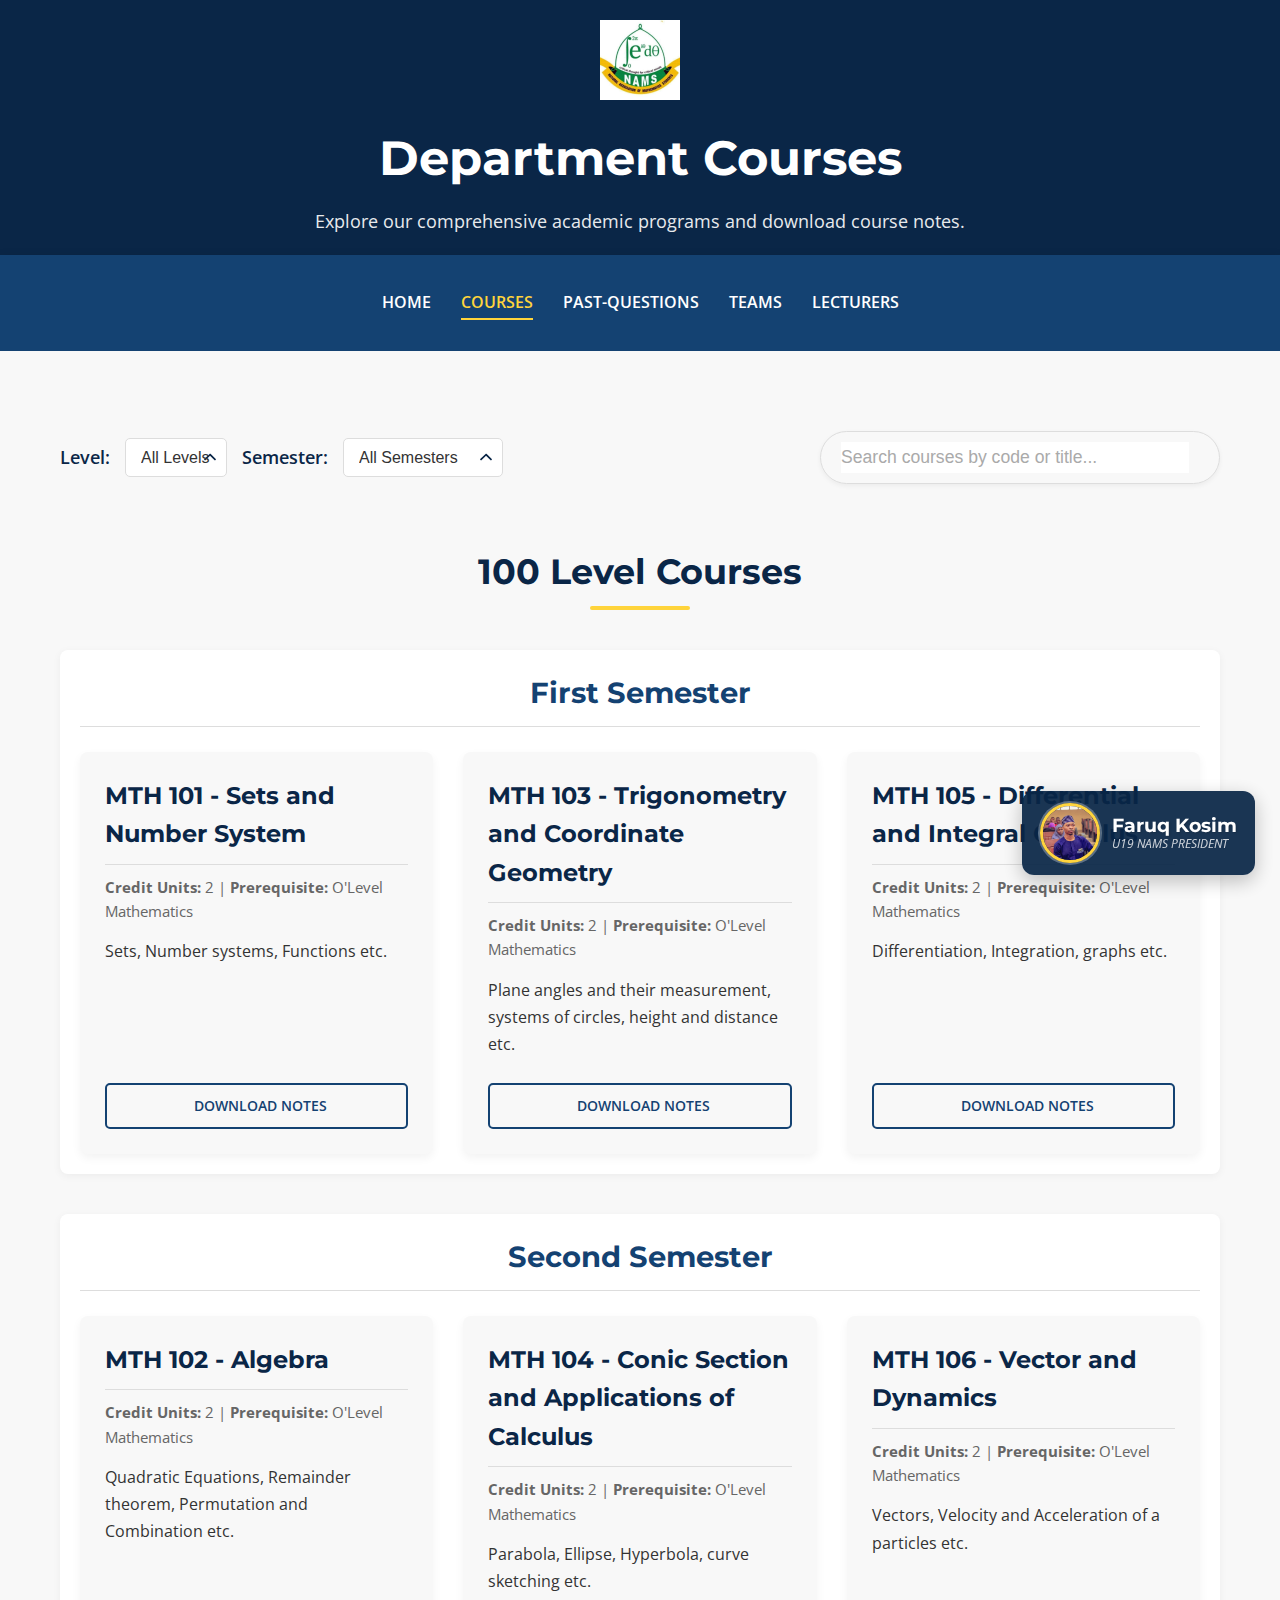
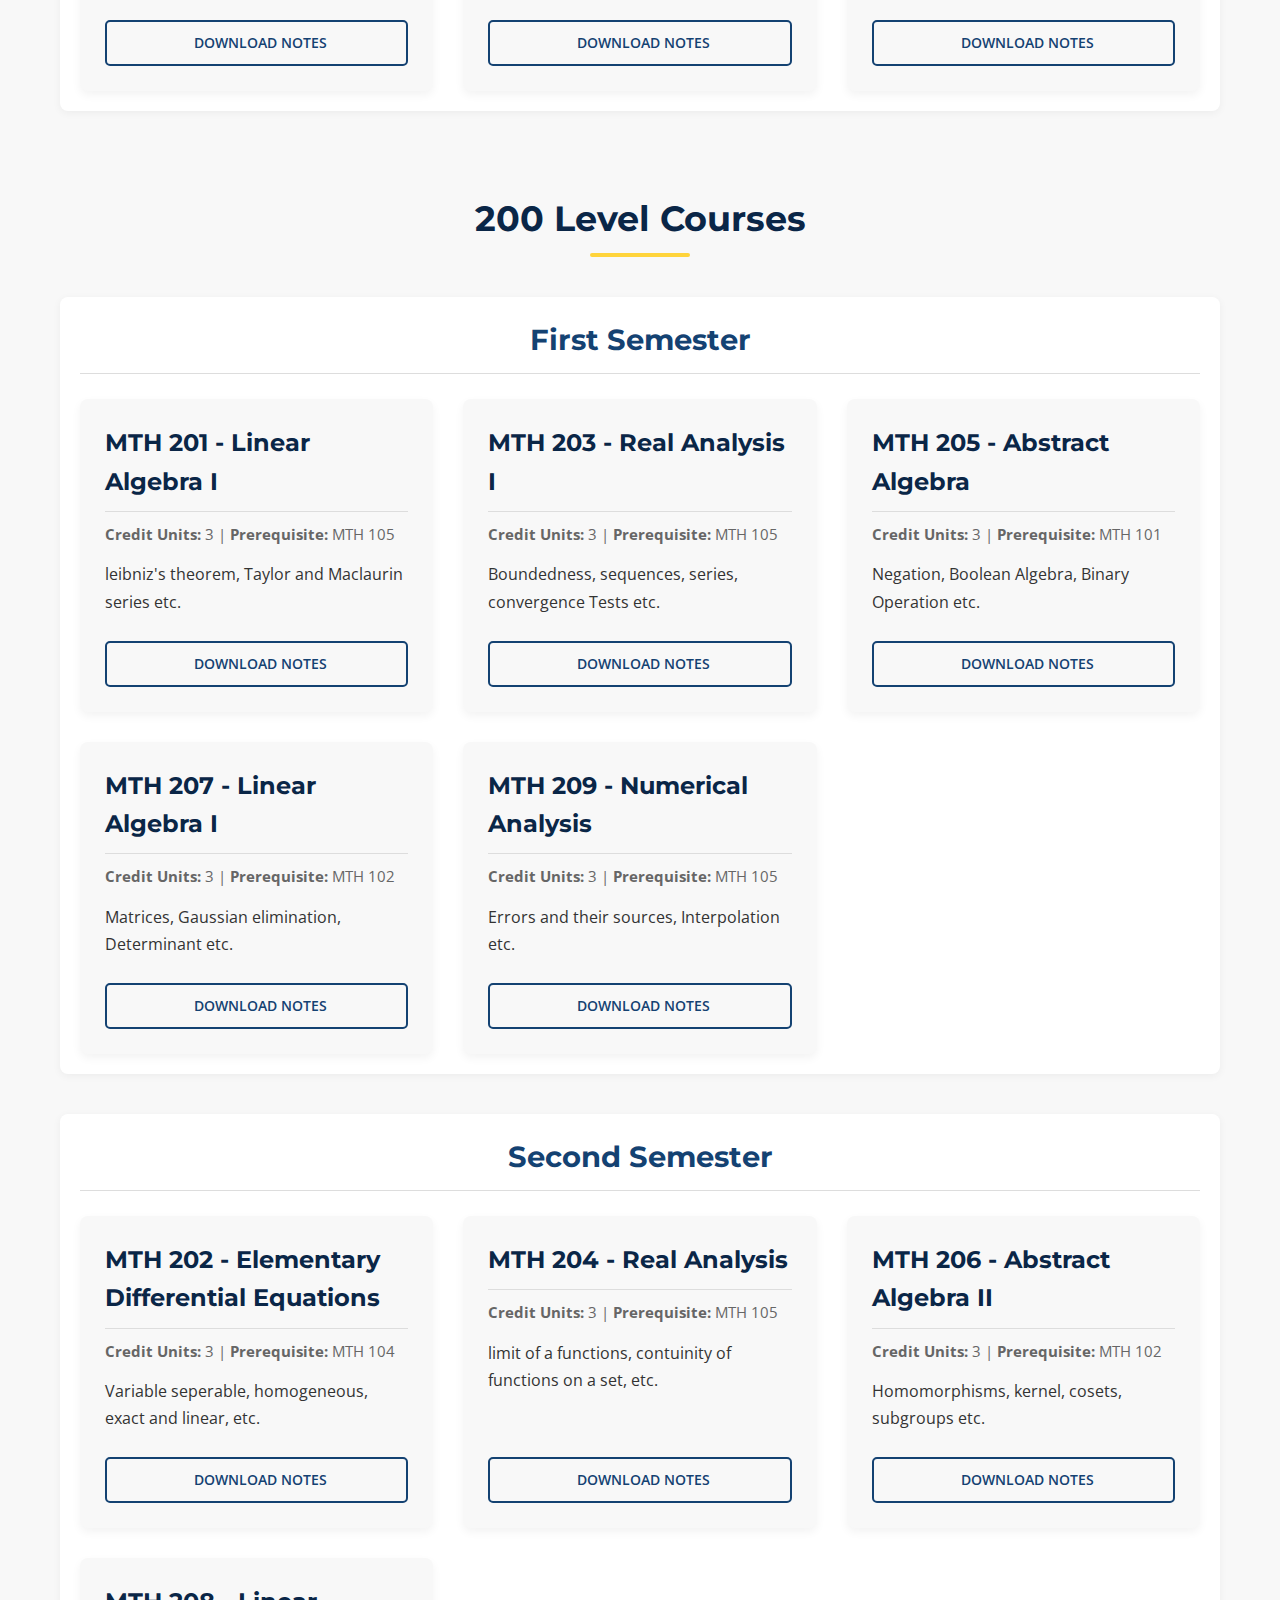
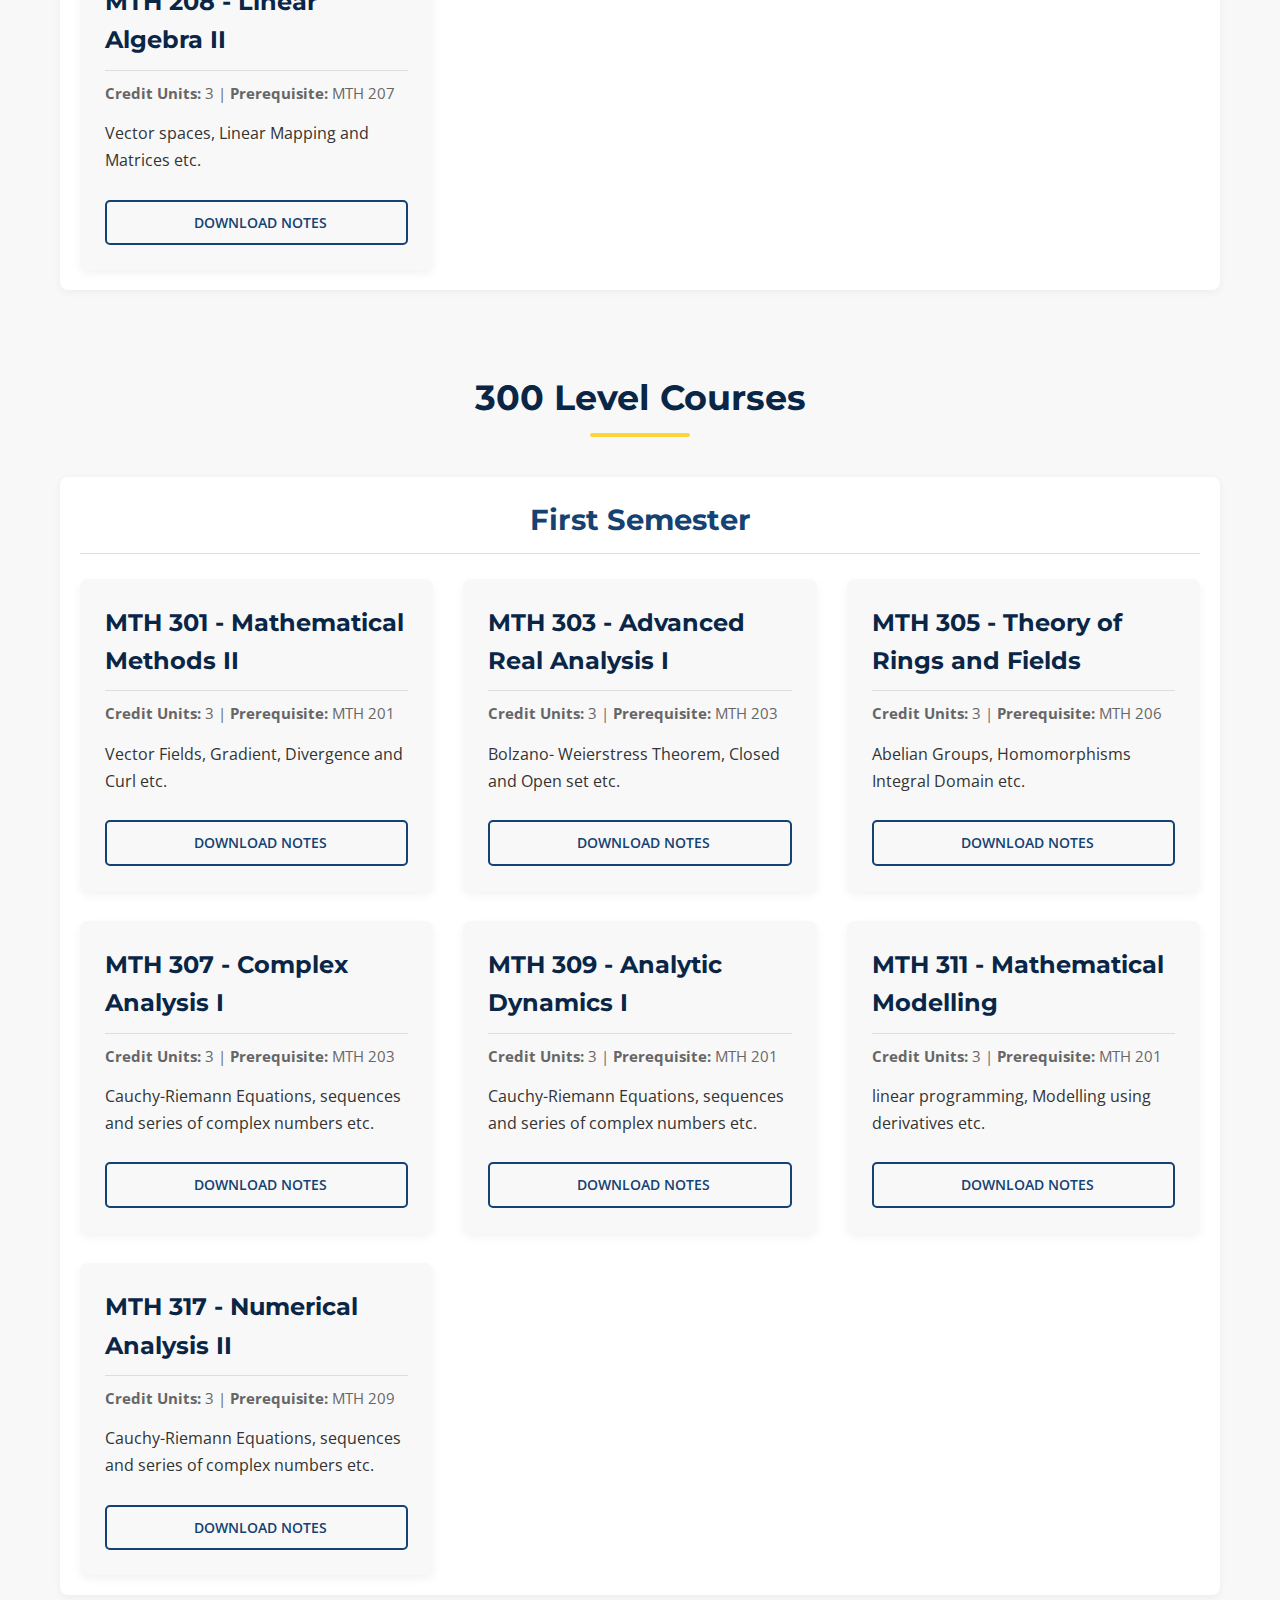
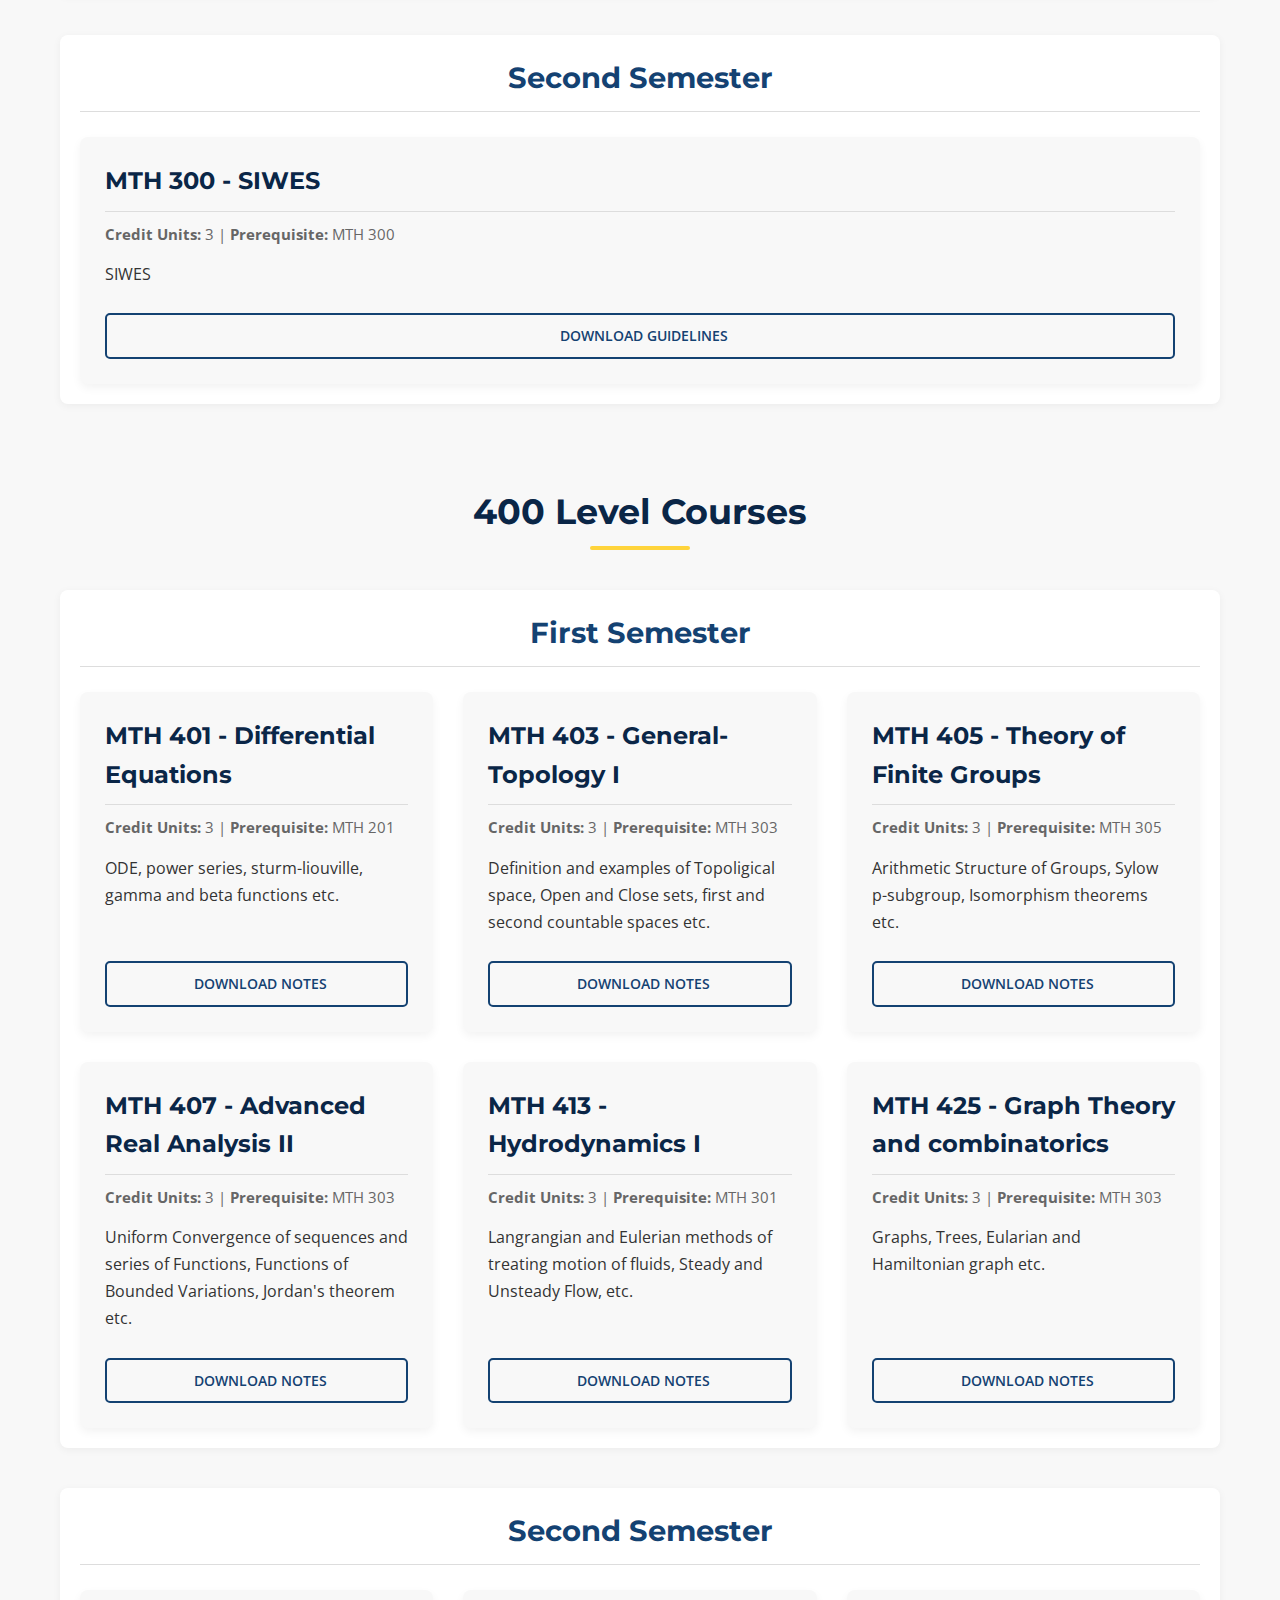
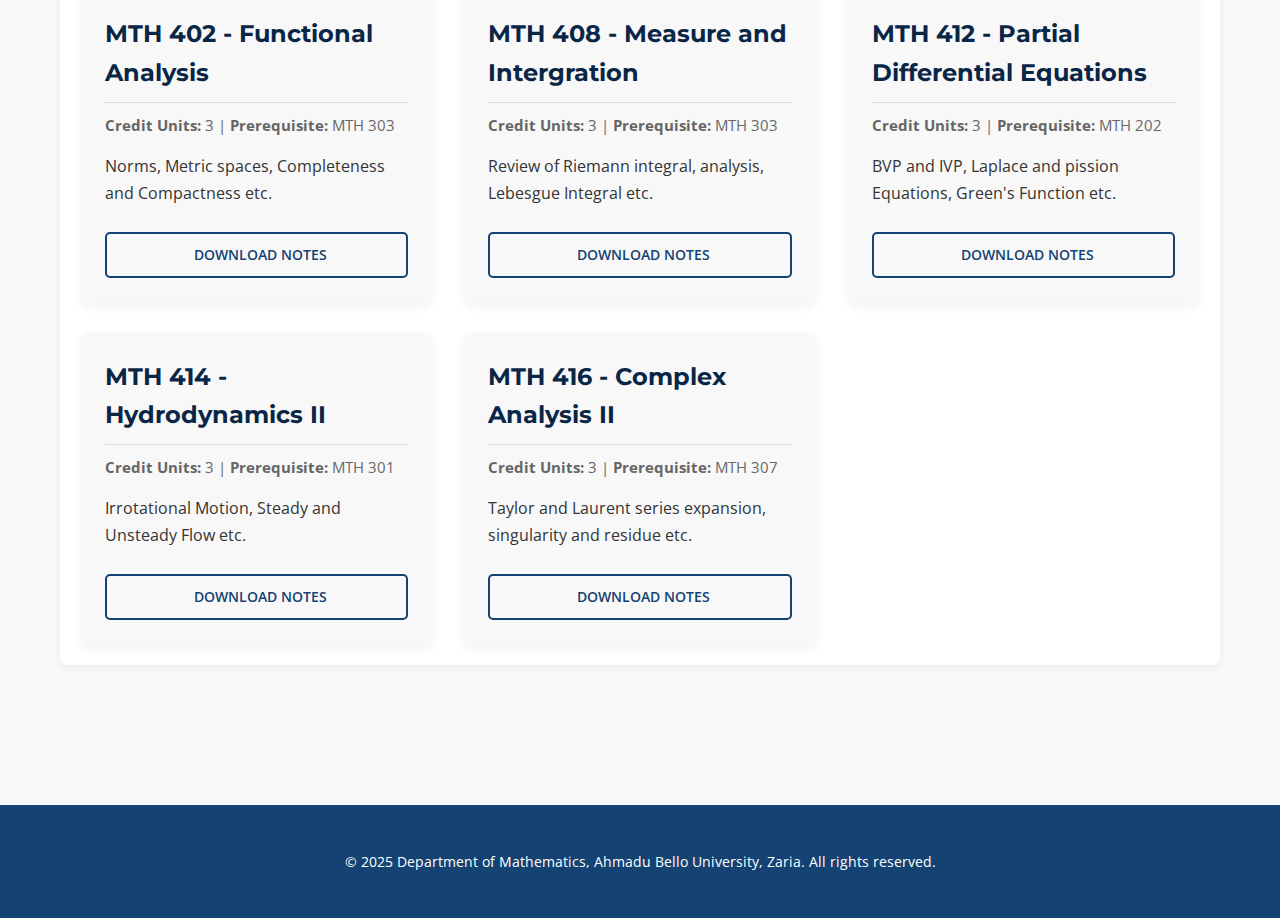
<file: courses.html>
<!DOCTYPE html>
<html lang="en">
<head>
    <meta charset="UTF-8">
    <meta name="viewport" content="width=device-width, initial-scale=1.0">
    <meta name="description" content="Official website of the Department of Mathematics, Ahmadu Bello University, Zaria. Explore courses, past questions, lecturer profiles, and research teams.">
    <link rel="shortcut icon" href="./favicon_io/android-chrome-192x192.png" type="image/x-icon">
    <link rel="shortcut icon" href="./favicon_io/android-chrome-512x512.png" type="image/x-icon">
    <link rel="shortcut icon" href="./favicon_io/apple-touch-icon.png" type="image/x-icon">
    <link rel="shortcut icon" href="./favicon_io/favicon-16x16.png" type="image/x-icon">
    <link rel="shortcut icon" href="./favicon_io/favicon-32x32.png" type="image/x-icon">
    <title>Courses - Department of Mathematics - ABU Zaria</title>
    <link rel="stylesheet" href="courses.css">
    <link href="https://fonts.googleapis.com/css2?family=Montserrat:wght@400;600;700&family=Open+Sans:wght@400;600&display=swap" rel="stylesheet">
    <link rel="stylesheet" href="https://cdnjs.cloudflare.com/ajax/libs/font-awesome/6.5.1/css/all.min.css" integrity="sha512-DTOQO9RWCH3ppGqcWaEA1BIZOC6xxalwEsw9c2QQeAIftl+Vegovlnee1c9QX4TctnWMn13TZye+giMm8e2LwA==" crossorigin="anonymous" referrerpolicy="no-referrer" />
</head>
<body>

    <!-- Header Section -->
    <header class="page-header">
        <div class="navbar-top-logo">
            <div class="logo">
                <img src="./pics/mathlogo.jpg" alt="LEAH Logo">
            </div>
        </div>
        <div class="header-content-small">
            <h1>Department Courses</h1>
            <p>Explore our comprehensive academic programs and download course notes.</p>
        </div>
    </header>

    <!-- Main Navigation -->
    <nav class="main-nav-container">
        <div class="container">
            <ul class="main-nav">
                <li><a href="ggg.html">Home</a></li>
                <li><a href="courses.html" class="active">Courses</a></li>
                <li><a href="past-question.html">Past-Questions</a></li>
                <li><a href="team.html">Teams</a></li>
                <li><a href="lecturer.html">Lecturers</a></li>
            </ul>
        </div>
    </nav>

    <!-- Main Content for Courses Page -->
    <main class="courses-main-content">
        <div class="container">

            <div class="course-controls">
                <div class="filters">
                    <label for="level-filter">Level:</label>
                    <select id="level-filter">
                        <option value="all">All Levels</option>
                        <option value="100l">100 Level</option>
                        <option value="200l">200 Level</option>
                        <option value="300l">300 Level</option>
                        <option value="400l">400 Level</option>
                    </select>

                    <label for="semester-filter">Semester:</label>
                    <select id="semester-filter">
                        <option value="all">All Semesters</option>
                        <option value="first">First Semester</option>
                        <option value="second">Second Semester</option>
                    </select>
                </div>
                <div class="search-courses">
                    <input type="text" id="course-search-bar" placeholder="Search courses by code or title...">
                    <i class="fas fa-search"></i>
                </div>
            </div>

            <!-- Course Listings by Level and Semester -->

            <!-- 100 Level Courses -->
            <section class="course-level-section" data-level="100l">
                <h2>100 Level Courses</h2>

                <div class="semester-section" data-semester="first">
                    <h3>First Semester</h3>
                    <div class="course-list">
                        <div class="course-card" data-code="MTH 101" data-title="Sets and Number System" data-level="100l" data-semester="first">
                            <h3>MTH 101 - Sets and Number System</h3>
                            <p class="course-details"><strong>Credit Units:</strong> 2 | <strong>Prerequisite:</strong> O'Level Mathematics</p>
                            <p class="course-description">
                                Sets, Number systems, Functions etc.
                            </p>
                            <a href="./100l/" class="btn-outline" download>
                                <i class="fas fa-download"></i> Download Notes
                            </a>
                        </div>
                        <div class="course-card" data-code="MTH 103" data-title="trigonometry" data-level="100l" data-semester="first">
                            <h3>MTH 103 - Trigonometry and Coordinate Geometry</h3>
                            <p class="course-details"><strong>Credit Units:</strong> 2 | <strong>Prerequisite:</strong> O'Level Mathematics</p>
                            <p class="course-description">
                                Plane angles and their measurement, systems of circles, height and distance etc.
                            </p>
                            <a href="./100l/Math 103 2017-2018.docx" class="btn-outline" download>
                                <i class="fas fa-download"></i> Download Notes
                            </a>
                        </div>
                        <div class="course-card" data-code="MTH 105" data-title="Differential and Integral calculus" data-level="100l" data-semester="first">
                            <h3>MTH 105 - Differential and Integral Calculus</h3>
                            <p class="course-details"><strong>Credit Units:</strong> 2 | <strong>Prerequisite:</strong> O'Level Mathematics</p>
                            <p class="course-description">
                                Differentiation, Integration, graphs etc.
                            </p>
                            <a href="./100l/MTH!105-1.pdf" class="btn-outline" download>
                                <i class="fas fa-download"></i> Download Notes
                            </a>
                        </div>
                    </div>
                </div>

                <div class="semester-section" data-semester="second">
                    <h3>Second Semester</h3>
                    <div class="course-list">
                        <div class="course-card" data-code="MTH 102" data-title="Algebra" data-level="100l" data-semester="second">
                            <h3>MTH 102 - Algebra</h3>
                            <p class="course-details"><strong>Credit Units:</strong> 2 | <strong>Prerequisite:</strong> O'Level Mathematics</p>
                            <p class="course-description">
                                Quadratic Equations, Remainder theorem, Permutation and Combination etc.
                            </p>
                            <a href="./100l/Maths102mat.pdf" class="btn-outline" download>
                                <i class="fas fa-download"></i> Download Notes
                            </a>
                        </div>
                        <div class="course-card" data-code="MTH 104" data-title="Conic Section and Applications of Calculus" data-level="100l" data-semester="second">
                            <h3>MTH 104 - Conic Section and Applications of Calculus</h3>
                            <p class="course-details"><strong>Credit Units:</strong> 2 | <strong>Prerequisite:</strong> O'Level Mathematics</p>
                            <p class="course-description">
                                Parabola, Ellipse, Hyperbola, curve sketching etc.
                            </p>
                            <a href="course_notes/100L/2nd_Sem/MTH104_Notes.pdf" class="btn-outline" download>
                                <i class="fas fa-download"></i> Download Notes
                            </a>
                        </div>
                        <div class="course-card" data-code="MTH 106" data-title="Vector and Dynamics" data-level="100l" data-semester="second">
                            <h3>MTH 106 - Vector and Dynamics</h3>
                            <p class="course-details"><strong>Credit Units:</strong> 2 | <strong>Prerequisite:</strong> O'Level Mathematics</p>
                            <p class="course-description">
                                Vectors, Velocity and Acceleration of a particles etc.
                            </p>
                            <a href="./100l/" class="btn-outline" download>
                                <i class="fas fa-download"></i> Download Notes
                            </a>
                        </div>
                    </div>
                </div>
            </section>

            <!-- 200 Level Courses -->
            <section class="course-level-section" data-level="200l">
                <h2>200 Level Courses</h2>

                <div class="semester-section" data-semester="first">
                    <h3>First Semester</h3>
                    <div class="course-list">
                        <div class="course-card" data-code="MTH 201" data-title="Mathematical Methods I" data-level="200l" data-semester="first">
                            <h3>MTH 201 - Linear Algebra I</h3>
                            <p class="course-details"><strong>Credit Units:</strong> 3 | <strong>Prerequisite:</strong> MTH 105</p>
                            <p class="course-description">
                                leibniz's theorem, Taylor and Maclaurin series etc.
                            </p>
                            <a href="./200l/MATH 201 - Mathematical Methods I (1).pdf" class="btn-outline" download>
                                <i class="fas fa-download"></i> Download Notes
                            </a>
                        </div>
                        <div class="course-card" data-code="MTH 203" data-title="Real Analysis I" data-level="200l" data-semester="first">
                            <h3>MTH 203 - Real Analysis I</h3>
                            <p class="course-details"><strong>Credit Units:</strong> 3 | <strong>Prerequisite:</strong> MTH 105</p>
                            <p class="course-description">
                                Boundedness, sequences, series, convergence Tests etc.
                            </p>
                            <a href="./200l/Math 203.pdf" class="btn-outline" download>
                                <i class="fas fa-download"></i> Download Notes
                            </a>
                        </div>
                        <div class="course-card" data-code="MTH 205" data-title="Abstract Algebra" data-level="200l" data-semester="first">
                            <h3>MTH 205 - Abstract Algebra</h3>
                            <p class="course-details"><strong>Credit Units:</strong> 3 | <strong>Prerequisite:</strong> MTH 101</p>
                            <p class="course-description">
                                Negation, Boolean Algebra, Binary Operation etc.
                            </p>
                            <a href="./200l/Math 205 Abstract Algebra.pdf" class="btn-outline" download>
                                <i class="fas fa-download"></i> Download Notes
                            </a>
                        </div>
                        <div class="course-card" data-code="MTH 207" data-title="Computer Programming I" data-level="200l" data-semester="first">
                            <h3>MTH 207 - Linear Algebra I</h3>
                            <p class="course-details"><strong>Credit Units:</strong> 3 | <strong>Prerequisite:</strong> MTH 102</p>
                            <p class="course-description">
                                Matrices, Gaussian elimination, Determinant etc.
                            </p>
                            <a href="./200l/Linear_Algebra,_4th_Edition__(2009)Lipschutz-Lipson.pdf" class="btn-outline" download>
                                <i class="fas fa-download"></i> Download Notes
                            </a>
                        </div>
                        <div class="course-card" data-code="MTH 201" data-title="Numerical analysis" data-level="200l" data-semester="first">
                            <h3>MTH 209 - Numerical Analysis</h3>
                            <p class="course-details"><strong>Credit Units:</strong> 3 | <strong>Prerequisite:</strong> MTH 105</p>
                            <p class="course-description">
                                Errors and their sources, Interpolation etc.
                            </p>
                            <a href="./200l/Numerical Analysis .pdf" class="btn-outline" download>
                                <i class="fas fa-download"></i> Download Notes
                            </a>
                        </div>
                    </div>
                </div>

                <div class="semester-section" data-semester="second">
                    <h3>Second Semester</h3>
                    <div class="course-list">
                        <div class="course-card" data-code="MTH 202" data-title="Elementary Differential Equations" data-level="200l" data-semester="second">
                            <h3>MTH 202 - Elementary Differential Equations</h3>
                            <p class="course-details"><strong>Credit Units:</strong> 3 | <strong>Prerequisite:</strong> MTH 104</p>
                            <p class="course-description">
                                Variable seperable, homogeneous, exact and linear, etc.
                            </p>
                            <a href="./200l/" class="btn-outline" download>
                                <i class="fas fa-download"></i> Download Notes
                            </a>
                        </div>
                        <div class="course-card" data-code="MTH 204" data-title="Real Analysis" data-level="200l" data-semester="second">
                            <h3>MTH 204 - Real Analysis</h3>
                            <p class="course-details"><strong>Credit Units:</strong> 3 | <strong>Prerequisite:</strong> MTH 105</p>
                            <p class="course-description">
                                limit of a functions, contuinity of functions on a set, etc.
                            </p>
                            <a href="./200l/" class="btn-outline" download>
                                <i class="fas fa-download"></i> Download Notes
                            </a>
                        </div>
                        <div class="course-card" data-code="MTH 206" data-title="Abstract Algebra" data-level="200l" data-semester="second">
                            <h3>MTH 206 - Abstract Algebra II</h3>
                            <p class="course-details"><strong>Credit Units:</strong> 3 | <strong>Prerequisite:</strong> MTH 102</p>
                            <p class="course-description">
                                Homomorphisms, kernel, cosets, subgroups etc.
                            </p>
                            <a href="./200l/MATH 206 (Abstract Algebra) II .pdf" class="btn-outline" download>
                                <i class="fas fa-download"></i> Download Notes
                            </a>
                        </div>
                        <div class="course-card" data-code="MTH 208" data-title="Linear Algebra" data-level="200l" data-semester="second">
                            <h3>MTH 208 - Linear Algebra II</h3>
                            <p class="course-details"><strong>Credit Units:</strong> 3 | <strong>Prerequisite:</strong> MTH 207</p>
                            <p class="course-description">
                                Vector spaces, Linear Mapping and Matrices etc.
                            </p>
                            <a href="./200l/MATH 208 - Linear Algebra II.pdf" class="btn-outline" download>
                                <i class="fas fa-download"></i> Download Notes
                            </a>
                        </div>
                    </div>
                </div>
            </section>

            <!-- 300 Level Courses -->
            <section class="course-level-section" data-level="300l">
                <h2>300 Level Courses</h2>

                <div class="semester-section" data-semester="first">
                    <h3>First Semester</h3>
                    <div class="course-list">
                        <div class="course-card" data-code="MTH 301" data-title="mathematical methods" data-level="300l" data-semester="first">
                            <h3>MTH 301 - Mathematical Methods II</h3>
                            <p class="course-details"><strong>Credit Units:</strong> 3 | <strong>Prerequisite:</strong> MTH 201</p>
                            <p class="course-description">
                                Vector Fields, Gradient, Divergence and Curl etc.
                            </p>
                            <a href="./300l/MAT301 BY Dr.Alkali-1-1 (1).pdf" class="btn-outline" download>
                                <i class="fas fa-download"></i> Download Notes
                            </a>
                        </div>
                        <div class="course-card" data-code="MTH 303" data-title="Advanced Real Analysis I" data-level="300l" data-semester="first">
                            <h3>MTH 303 - Advanced Real Analysis I</h3>
                            <p class="course-details"><strong>Credit Units:</strong> 3 | <strong>Prerequisite:</strong> MTH 203</p>
                            <p class="course-description">
                                Bolzano- Weierstress Theorem, Closed and Open set etc.
                            </p>
                            <a href="./300l/Maths 303 Note (1).pdf" class="btn-outline" download>
                                <i class="fas fa-download"></i> Download Notes
                            </a>
                        </div>
                        <div class="course-card" data-code="MTH 305" data-title="Theory ring" data-level="300l" data-semester="first">
                            <h3>MTH 305 - Theory of Rings and Fields</h3>
                            <p class="course-details"><strong>Credit Units:</strong> 3 | <strong>Prerequisite:</strong> MTH 206</p>
                            <p class="course-description">
                                Abelian Groups, Homomorphisms Integral Domain etc.
                            </p>
                            <a href="./300l+/Maths 305(theory of rings and fields).pdf" class="btn-outline" download>
                                <i class="fas fa-download"></i> Download Notes
                            </a>
                        </div>
                        <div class="course-card" data-code="MTH 307" data-title="Complex Analysis" data-level="300l" data-semester="first">
                            <h3>MTH 307 - Complex Analysis I</h3>
                            <p class="course-details"><strong>Credit Units:</strong> 3 | <strong>Prerequisite:</strong> MTH 203</p>
                            <p class="course-description">
                                Cauchy-Riemann Equations, sequences and series of complex numbers etc.
                            </p>
                            <a href="./300l+/MTH307-2021-2 (2).pdf" class="btn-outline" download>
                                <i class="fas fa-download"></i> Download Notes
                            </a>
                        </div>
                        <div class="course-card" data-code="MTH 309" data-title="dynamics" data-level="300l" data-semester="first">
                            <h3>MTH 309 - Analytic Dynamics I</h3>
                            <p class="course-details"><strong>Credit Units:</strong> 3 | <strong>Prerequisite:</strong> MTH 201</p>
                            <p class="course-description">
                                Cauchy-Riemann Equations, sequences and series of complex numbers etc.
                            </p>
                            <a href="./300l/MATH309 Analytical Dynamics.pdf" class="btn-outline" download>
                                <i class="fas fa-download"></i> Download Notes
                            </a>
                        </div>
                        <div class="course-card" data-code="MTH 311" data-title="Modelling" data-level="300l" data-semester="first">
                            <h3>MTH 311 - Mathematical Modelling</h3>
                            <p class="course-details"><strong>Credit Units:</strong> 3 | <strong>Prerequisite:</strong> MTH 201</p>
                            <p class="course-description">
                                linear programming, Modelling using derivatives etc.
                            </p>
                            <a href="./300l+/MATH311(Mathematical Modeling).pdf" class="btn-outline" download>
                                <i class="fas fa-download"></i> Download Notes
                            </a>
                        </div>
                        <div class="course-card" data-code="MTH 317" data-title="Numerical Analysis" data-level="300l" data-semester="first">
                            <h3>MTH 317 - Numerical Analysis II</h3>
                            <p class="course-details"><strong>Credit Units:</strong> 3 | <strong>Prerequisite:</strong> MTH 209</p>
                            <p class="course-description">
                                Cauchy-Riemann Equations, sequences and series of complex numbers etc.
                            </p>
                            <a href="./300l+/Math 317 Numerical Analysis ll.pdf" class="btn-outline" download>
                                <i class="fas fa-download"></i> Download Notes
                            </a>
                        </div>
                    </div>
                </div>

                <div class="semester-section" data-semester="second">
                    <h3>Second Semester</h3>
                    <div class="course-list">
                        <div class="course-card" data-code="MTH 300" data-title="Siwes" data-level="300l" data-semester="second">
                            <h3>MTH 300 - SIWES</h3>
                            <p class="course-details"><strong>Credit Units:</strong> 3 | <strong>Prerequisite:</strong> MTH 300</p>
                            <p class="course-description">
                                SIWES
                            </p>
                            <a href="" class="btn-outline" download>
                                <i class="fas fa-download"></i> Download Guidelines
                            </a>
                        </div> 
                    </div>
                </div>
            </section>

            <!-- 400 Level Courses -->
            <section class="course-level-section" data-level="400l">
                <h2>400 Level Courses</h2>

                <div class="semester-section" data-semester="first">
                    <h3>First Semester</h3>
                    <div class="course-list">
                        <div class="course-card" data-code="MTH 401" data-title="differential-cal" data-level="400l" data-semester="first">
                            <h3>MTH 401 - Differential Equations</h3>
                            <p class="course-details"><strong>Credit Units:</strong> 3 | <strong>Prerequisite:</strong> MTH 201</p>
                            <p class="course-description">
                                ODE, power series, sturm-liouville, gamma and beta functions etc.
                            </p>
                            <a href="./400l/MATH 401 ASG .pdf" class="btn-outline" download>
                                <i class="fas fa-download"></i> Download Notes
                            </a>
                        </div>
                        <div class="course-card" data-code="MTH 403" data-title="Topology" data-level="400l" data-semester="first">
                            <h3>MTH 403 - General-Topology I</h3>
                            <p class="course-details"><strong>Credit Units:</strong> 3 | <strong>Prerequisite:</strong> MTH 303</p>
                            <p class="course-description">
                                Definition and examples of Topoligical space, Open and Close sets, first and second countable spaces etc.
                            </p>
                            <a href="./400l++/MATH 403 ASG.pdf" class="btn-outline" download>
                                <i class="fas fa-download"></i> Download Notes
                            </a>
                        </div>
                        <div class="course-card" data-code="MTH 405" data-title="Theory of finite group" data-level="400l" data-semester="first">
                            <h3>MTH 405 - Theory of Finite Groups </h3>
                            <p class="course-details"><strong>Credit Units:</strong> 3 | <strong>Prerequisite:</strong> MTH 305</p>
                            <p class="course-description">
                                Arithmetic Structure of Groups, Sylow p-subgroup, Isomorphism theorems etc.
                            </p>
                            <a href="./400l+/MATH 405 Theory of Finit group.pdf" class="btn-outline" download>
                                <i class="fas fa-download"></i> Download Notes
                            </a>
                        </div>
                        <div class="course-card" data-code="MTH 407" data-title="analysis" data-level="400l" data-semester="first">
                            <h3>MTH 407 - Advanced Real Analysis II</h3>
                            <p class="course-details"><strong>Credit Units:</strong> 3 | <strong>Prerequisite:</strong> MTH 303</p>
                            <p class="course-description">
                                Uniform Convergence of sequences and series of Functions, Functions of Bounded Variations, Jordan's theorem etc.
                            </p>
                            <a href="./400l+/MATH 407 ASG.pdf" class="btn-outline" download>
                                <i class="fas fa-download"></i> Download Notes
                            </a>
                        </div>
                        <div class="course-card" data-code="MTH 413" data-title="hydro" data-level="400l" data-semester="first">
                            <h3>MTH 413 - Hydrodynamics I</h3>
                            <p class="course-details"><strong>Credit Units:</strong> 3 | <strong>Prerequisite:</strong> MTH 301</p>
                            <p class="course-description">
                                Langrangian and Eulerian methods of treating motion of fluids, Steady and Unsteady Flow, etc.
                            </p>
                            <a href="./400l+/MATH413 NOTE E.pdf" class="btn-outline" download>
                                <i class="fas fa-download"></i> Download Notes
                            </a>
                        </div>
                        <div class="course-card" data-code="MTH 425" data-title="graph" data-level="400l" data-semester="first">
                            <h3>MTH 425 - Graph Theory and combinatorics</h3>
                            <p class="course-details"><strong>Credit Units:</strong> 3 | <strong>Prerequisite:</strong> MTH 303</p>
                            <p class="course-description">
                                Graphs, Trees, Eularian and Hamiltonian graph etc.
                            </p>
                            <a href="./400l++/math425 feranmi.pdf" class="btn-outline" download>
                                <i class="fas fa-download"></i> Download Notes
                            </a>
                        </div>
                    </div>
                </div>

                <div class="semester-section" data-semester="second">
                    <h3>Second Semester</h3>
                    <div class="course-list">
                        <div class="course-card" data-code="MTH 402" data-title="Functional Analysis" data-level="400l" data-semester="second">
                            <h3>MTH 402 - Functional Analysis</h3>
                            <p class="course-details"><strong>Credit Units:</strong> 3 | <strong>Prerequisite:</strong> MTH 303</p>
                            <p class="course-description">
                                Norms, Metric spaces, Completeness and Compactness etc.
                            </p>
                            <a href="./400l/MATH402 (NORM).pdf" class="btn-outline" download>
                                <i class="fas fa-download"></i> Download Notes
                            </a>
                        </div>
                        <div class="course-card" data-code="MTH 408" data-title="Measure" data-level="400l" data-semester="second">
                            <h3>MTH 408 - Measure and Intergration</h3>
                            <p class="course-details"><strong>Credit Units:</strong> 3 | <strong>Prerequisite:</strong> MTH 303</p>
                            <p class="course-description">
                                Review of Riemann integral, analysis, Lebesgue Integral etc.
                            </p>
                            <a href="./400l+/Mats 408.pdf" class="btn-outline" download>
                                <i class="fas fa-download"></i> Download Notes
                            </a>
                        </div>
                        <div class="course-card" data-code="MTH 412" data-title="PDE" data-level="400l" data-semester="second">
                            <h3>MTH 412 - Partial Differential Equations</h3>
                            <p class="course-details"><strong>Credit Units:</strong> 3 | <strong>Prerequisite:</strong> MTH 202</p>
                            <p class="course-description">
                                BVP and IVP, Laplace and pission Equations, Green's Function etc.
                            </p>
                            <a href="./400l++/MATH 412aa.pdf" class="btn-outline" download>
                                <i class="fas fa-download"></i> Download Notes
                            </a>
                        </div>
                        <div class="course-card" data-code="MTH 414" data-title="hydroII" data-level="400l" data-semester="second">
                            <h3>MTH 414 - Hydrodynamics II </h3>
                            <p class="course-details"><strong>Credit Units:</strong> 3 | <strong>Prerequisite:</strong> MTH 301</p>
                            <p class="course-description">
                                Irrotational Motion, Steady and Unsteady Flow etc.
                            </p>
                            <a href="./400l+/MATH414..pdf" class="btn-outline" download>
                                <i class="fas fa-download"></i> Download Notes
                            </a>
                        </div>
                        <div class="course-card" data-code="MTH 416" data-title="complex" data-level="400l" data-semester="second">
                            <h3>MTH 416 - Complex Analysis II</h3>
                            <p class="course-details"><strong>Credit Units:</strong> 3 | <strong>Prerequisite:</strong> MTH 307</p>
                            <p class="course-description">
                                Taylor and Laurent series expansion, singularity and residue etc.
                            </p>
                            <a href="./400l/math416.pdf" class="btn-outline" download>
                                <i class="fas fa-download"></i> Download Notes
                            </a>
                        </div>
                    </div>
                </div>
            </section>

        </div>
    </main>

    <!-- Footer -->
    <footer>
        <div class="container">
            <p>&copy; 2025 Department of Mathematics, Ahmadu Bello University, Zaria. All rights reserved.</p>
        </div>
    </footer>
    <div class="president-corner">
        <img src="./pics/faruq.jpg" alt="faruq">
        <div class="president-info"> <p class="president-name">Faruq Kosim</p>
            <small><i><p class="president-title"> U19 NAMS PRESIDENT</p></i></small>
        </div>
    </div>

    <script src="ggg.js"></script>

</body>
</html>
</file>
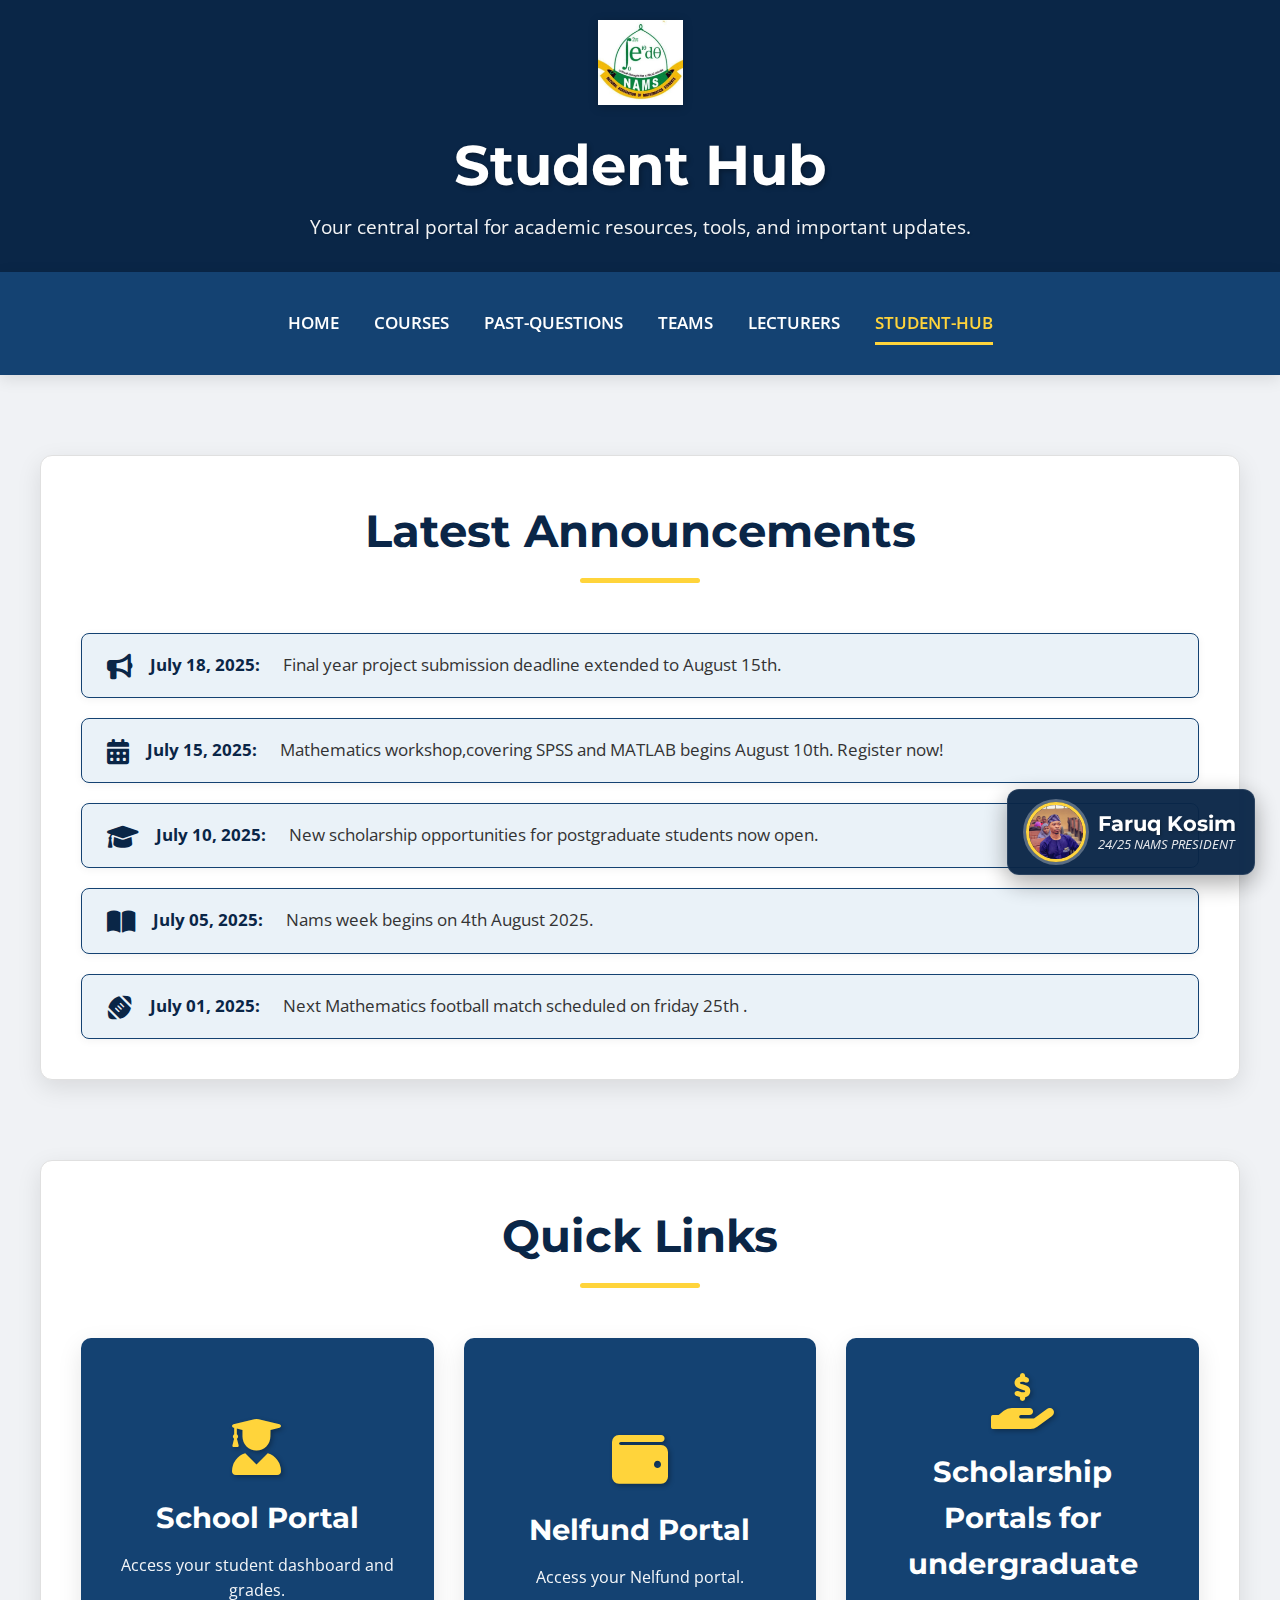
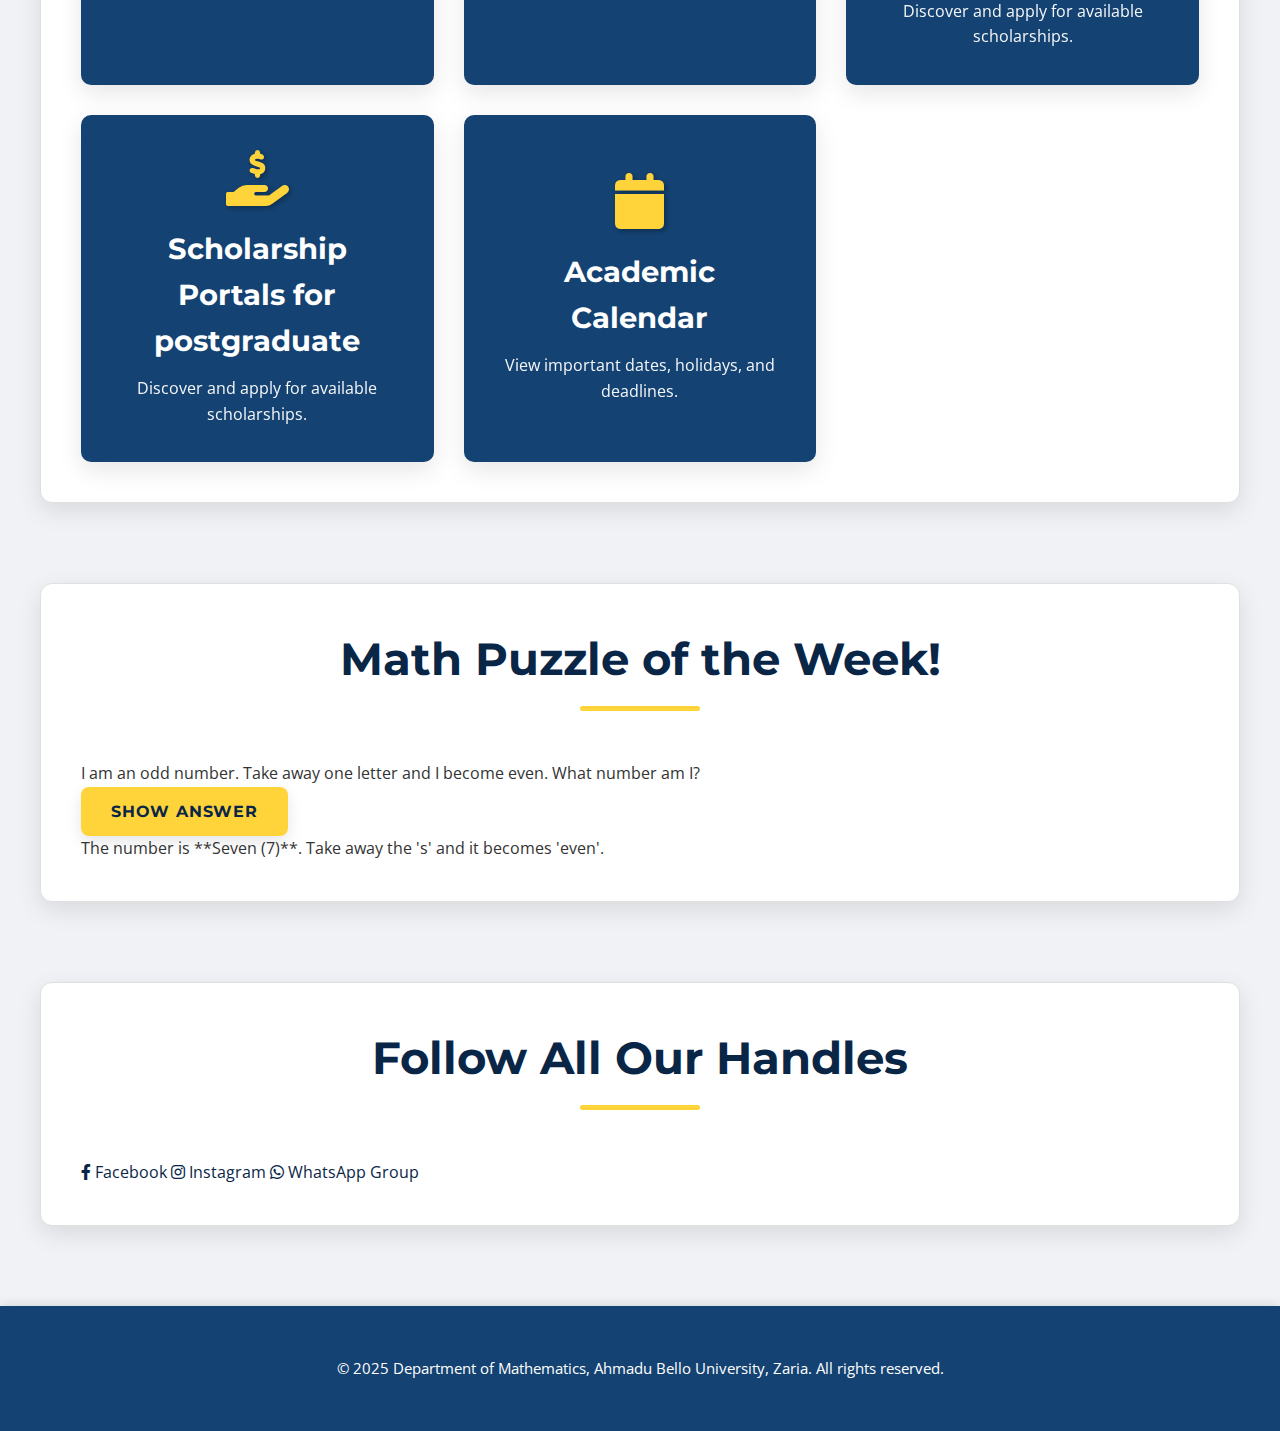
<file: math-challenge.html>
<!DOCTYPE html>
<html lang="en">
<head>
    <meta charset="UTF-8">
    <meta name="viewport" content="width=device-width, initial-scale=1.0">
    <meta name="description" content="Official website of the Department of Mathematics, Ahmadu Bello University, Zaria. Explore courses, past questions, lecturer profiles, and research teams.">
    <link rel="shortcut icon" href="./favicon_io/android-chrome-192x192.png" type="image/x-icon">
    <link rel="shortcut icon" href="./favicon_io/android-chrome-512x512.png" type="image/x-icon">
    <link rel="shortcut icon" href="./favicon_io/apple-touch-icon.png" type="image/x-icon">
    <link rel="shortcut icon" href="./favicon_io/favicon-16x16.png" type="image/x-icon">
    <link rel="shortcut icon" href="./favicon_io/favicon-32x32.png" type="image/x-icon">
    <title>Student Hub - Department of Mathematics - ABU Zaria</title>
    <!-- This page will link to its own comprehensive CSS file -->
    <link rel="stylesheet" href="math-challenge.css">
    
    <link rel="stylesheet" href="https://cdnjs.cloudflare.com/ajax/libs/font-awesome/6.0.0-beta3/css/all.min.css">
    <link href="https://fonts.googleapis.com/css2?family=Montserrat:wght@400;700&family=Open+Sans:wght@400;600&display=swap" rel="stylesheet">
</head>
<body>

    <!-- Header Section (Common structure, styled by student-hub.css) -->
    <header class="page-header">
        <div class="overlay"></div> <!-- Added for background overlay -->
        <div class="navbar-top-logo">
            <a href="index.html" class="logo">
                <img src="./pics/mathlogo.jpg" alt="University Logo"> <!-- Make sure your logo path is correct -->
            </a>
        </div>
        <div class="header-content-small container">
            <h1>Student Hub</h1>
            <p>Your central portal for academic resources, tools, and important updates.</p>
        </div>
    </header>

    <!-- Main Navigation (Common structure, styled by student-hub.css) -->
    <nav class="main-nav-container">
        <div class="container">
            <ul class="main-nav">
                <li><a href="index.html">Home</a></li>
                <li><a href="courses.html">Courses</a></li>
                <li><a href="past-question.html">Past-Questions</a></li>
                <li><a href="team.html">Teams</a></li>
                <li><a href="lecturer.html">Lecturers</a></li>
                <li><a href="math-challenge.html" class="active">Student-Hub</a></li> <!-- This page's link -->
            </ul>
        </div>
    </nav>

    <!-- Main Content for Student Hub -->
    <main class="container student-hub-main-content">
        
        <section class="student-hub-section latest-announcements">
            <h2 class="section-title">Latest Announcements</h2>
            <ul class="announcements-list">
                <li><i class="fas fa-bullhorn"></i> <span class="announcement-date">July 18, 2025:</span> Final year project submission deadline extended to August 15th.</li>
                <li><i class="fas fa-calendar-alt"></i> <span class="announcement-date">July 15, 2025:</span> Mathematics workshop,covering SPSS and MATLAB begins August 10th. Register now!</li>
                <li><i class="fas fa-graduation-cap"></i> <span class="announcement-date">July 10, 2025:</span> New scholarship opportunities for postgraduate students now open.</li>
                <li><i class="fas fa-book-open"></i> <span class="announcement-date">July 05, 2025:</span> Nams week begins on 4th August 2025.</li>
                <li><i class="fas fa-football"></i> <span class="announcement-date">July 01, 2025:</span> Next Mathematics football match scheduled on friday 25th .</li>
            </ul>
        </section>

        <section class="student-hub-section quick-links">
            <h2 class="section-title">Quick Links</h2>
            <div class="quick-links-grid">
                <a href="https://portal.abu.edu.ng/" target="_blank" class="quick-link-card">
                    <i class="fas fa-user-graduate"></i>
                    <h3>School Portal</h3>
                    <p>Access your student dashboard and grades.</p>
                </a>
                <a href="https://portal.nelf.gov.ng/auth/login" target="_blank" class="quick-link-card">
                    <i class="fas fa-wallet"></i>
                    <h3>Nelfund Portal</h3>
                    <p>Access your Nelfund portal.</p>
                </a>
                <a href="https://your-scholarship-portal.com" target="_blank" class="quick-link-card">
                    <i class="fas fa-hand-holding-usd"></i>
                    <h3>Scholarship Portals for undergraduate</h3>
                    <p>Discover and apply for available scholarships.</p>
                </a>
                <a href="https://your-scholarship-portal.com" target="_blank" class="quick-link-card">
                    <i class="fas fa-hand-holding-usd"></i>
                    <h3>Scholarship Portals for postgraduate</h3>
                    <p>Discover and apply for available scholarships.</p>
                </a>
                <a href="./pics/calender.jpg" target="_blank" class="quick-link-card">
                    <i class="fas fa-calendar"></i>
                    <h3>Academic Calendar</h3>
                    <p>View important dates, holidays, and deadlines.</p>
                </a>
            </div>
        </section>

        <!-- NEW: Math Puzzle of the Week Section (Moved from Home Page) -->
        <section class="student-hub-section math-puzzle-section">
            <h2 class="section-title">Math Puzzle of the Week!</h2>
            <div class="puzzle-content">
                <p id="puzzle-question">
                    I am an odd number. Take away one letter and I become even. What number am I?
                </p>
                <button id="toggle-answer-btn" class="btn-primary">Show Answer</button>
                <p id="puzzle-answer" class="hidden">
                    The number is **Seven (7)**. Take away the 's' and it becomes 'even'.
                </p>
            </div>
        </section>

        <!-- Social Media Links Section -->
        <section class="student-hub-section social-links">
            <h2 class="section-title">Follow All Our Handles</h2>
            <div class="social-icons-grid">
                <a href="https://www.facebook.com/share/199ZVAEqNe/" target="_blank" class="social-icon-card">
                    <i class="fab fa-facebook-f"></i>
                    <span>Facebook</span>
                </a>
                
                <a href="https://www.instagram.com/nams.abuzaria" target="_blank" class="social-icon-card">
                    <i class="fab fa-instagram"></i>
                    <span>Instagram</span>
                </a>
                <a href="https://chat.whatsapp.com/Fgy3XPgP6DeKPrEhiKJgVR" target="_blank" class="social-icon-card">
                    <i class="fab fa-whatsapp"></i>
                    <span>WhatsApp Group</span>
                </a>
            </div>
        </section>

    </main>

    <!-- Footer Section (Common structure, styled by student-hub.css) -->
    <footer>
        <div class="container">
            <p>&copy; 2025 Department of Mathematics, Ahmadu Bello University, Zaria. All rights reserved.</p>
        </div>
    </footer>

    <!-- President's Corner (Common structure, styled by student-hub.css) -->
    <div class="president-corner">
        <img src="./pics/faruq.jpg" alt="President's Photo"> <!-- Ensure this path is correct -->
        <div class="president-info">
            <p class="president-name">Faruq Kosim</p>
            <small><i><p class="president-title">24/25 NAMS PRESIDENT</p></i></small>
        </div>
    </div>

    <!-- Link to external JavaScript file -->
    <script src="ggg.js"></script>
</body>
</html>
</file>
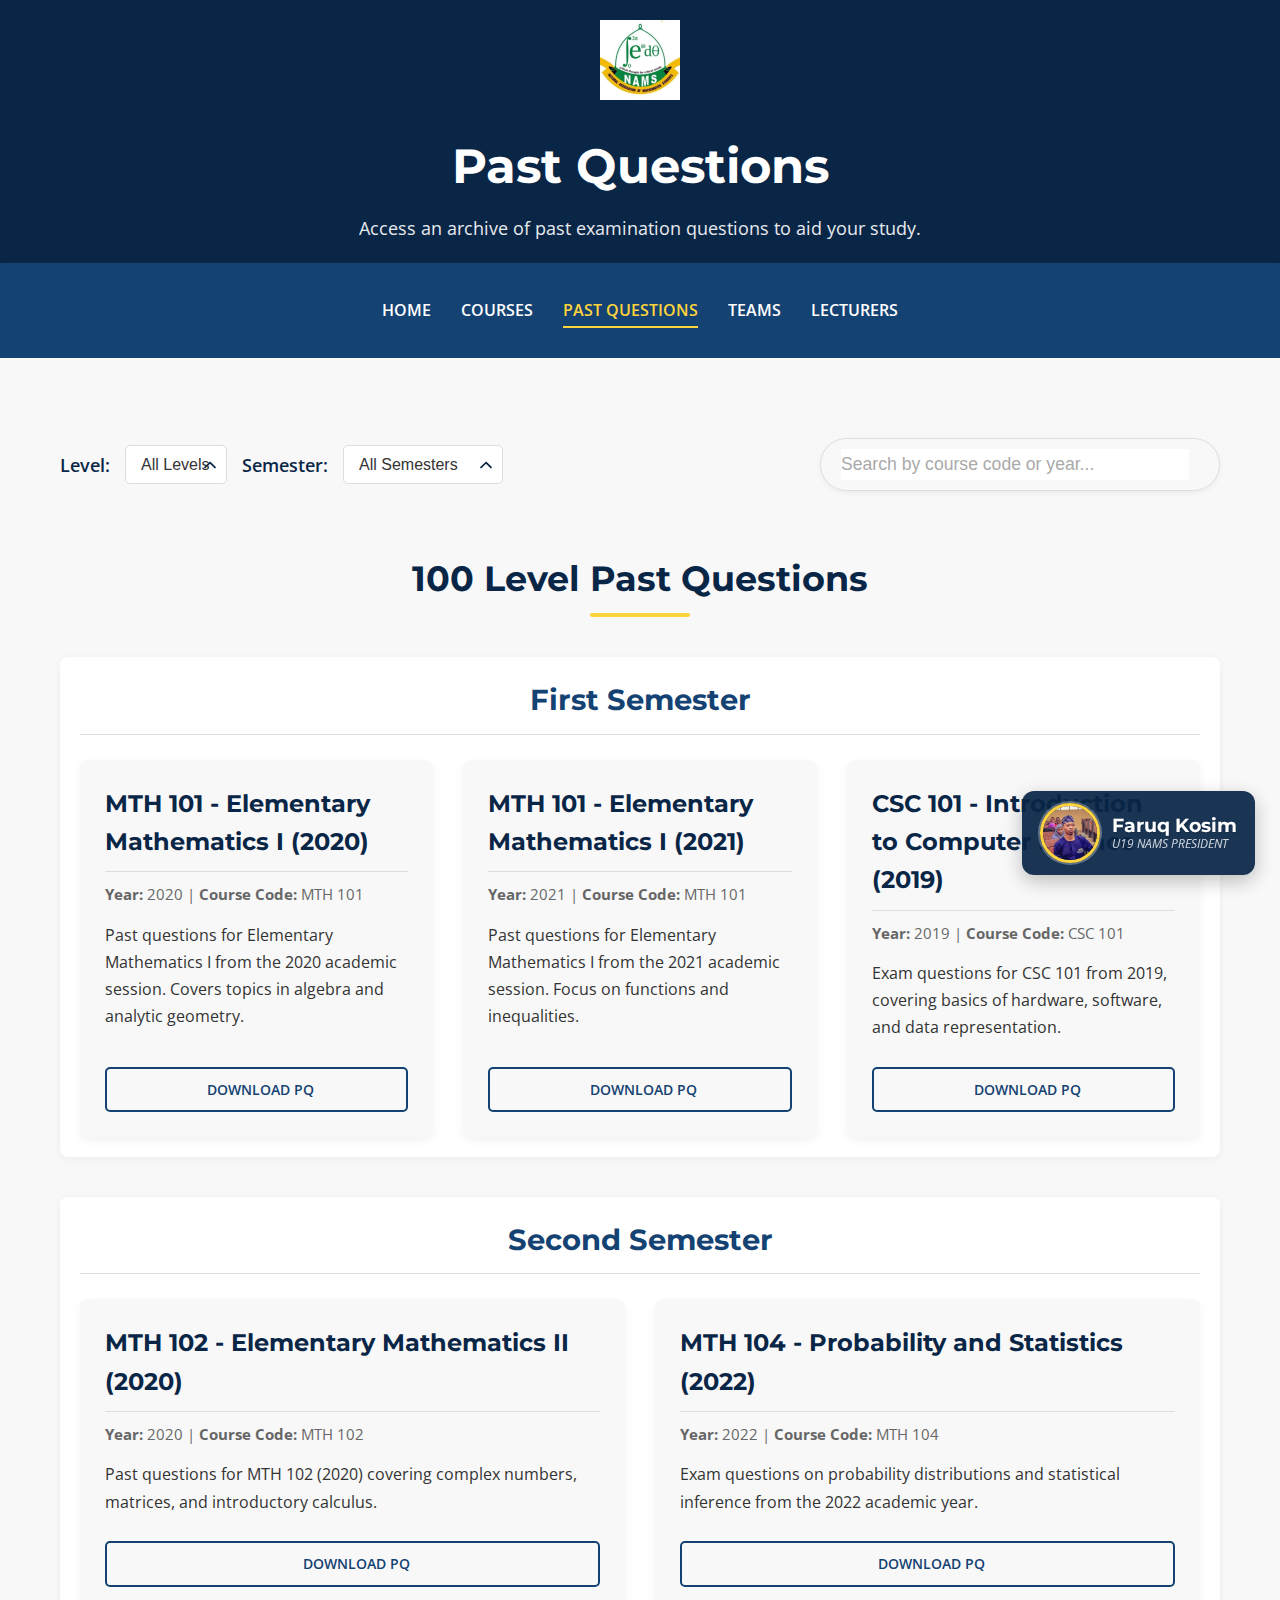
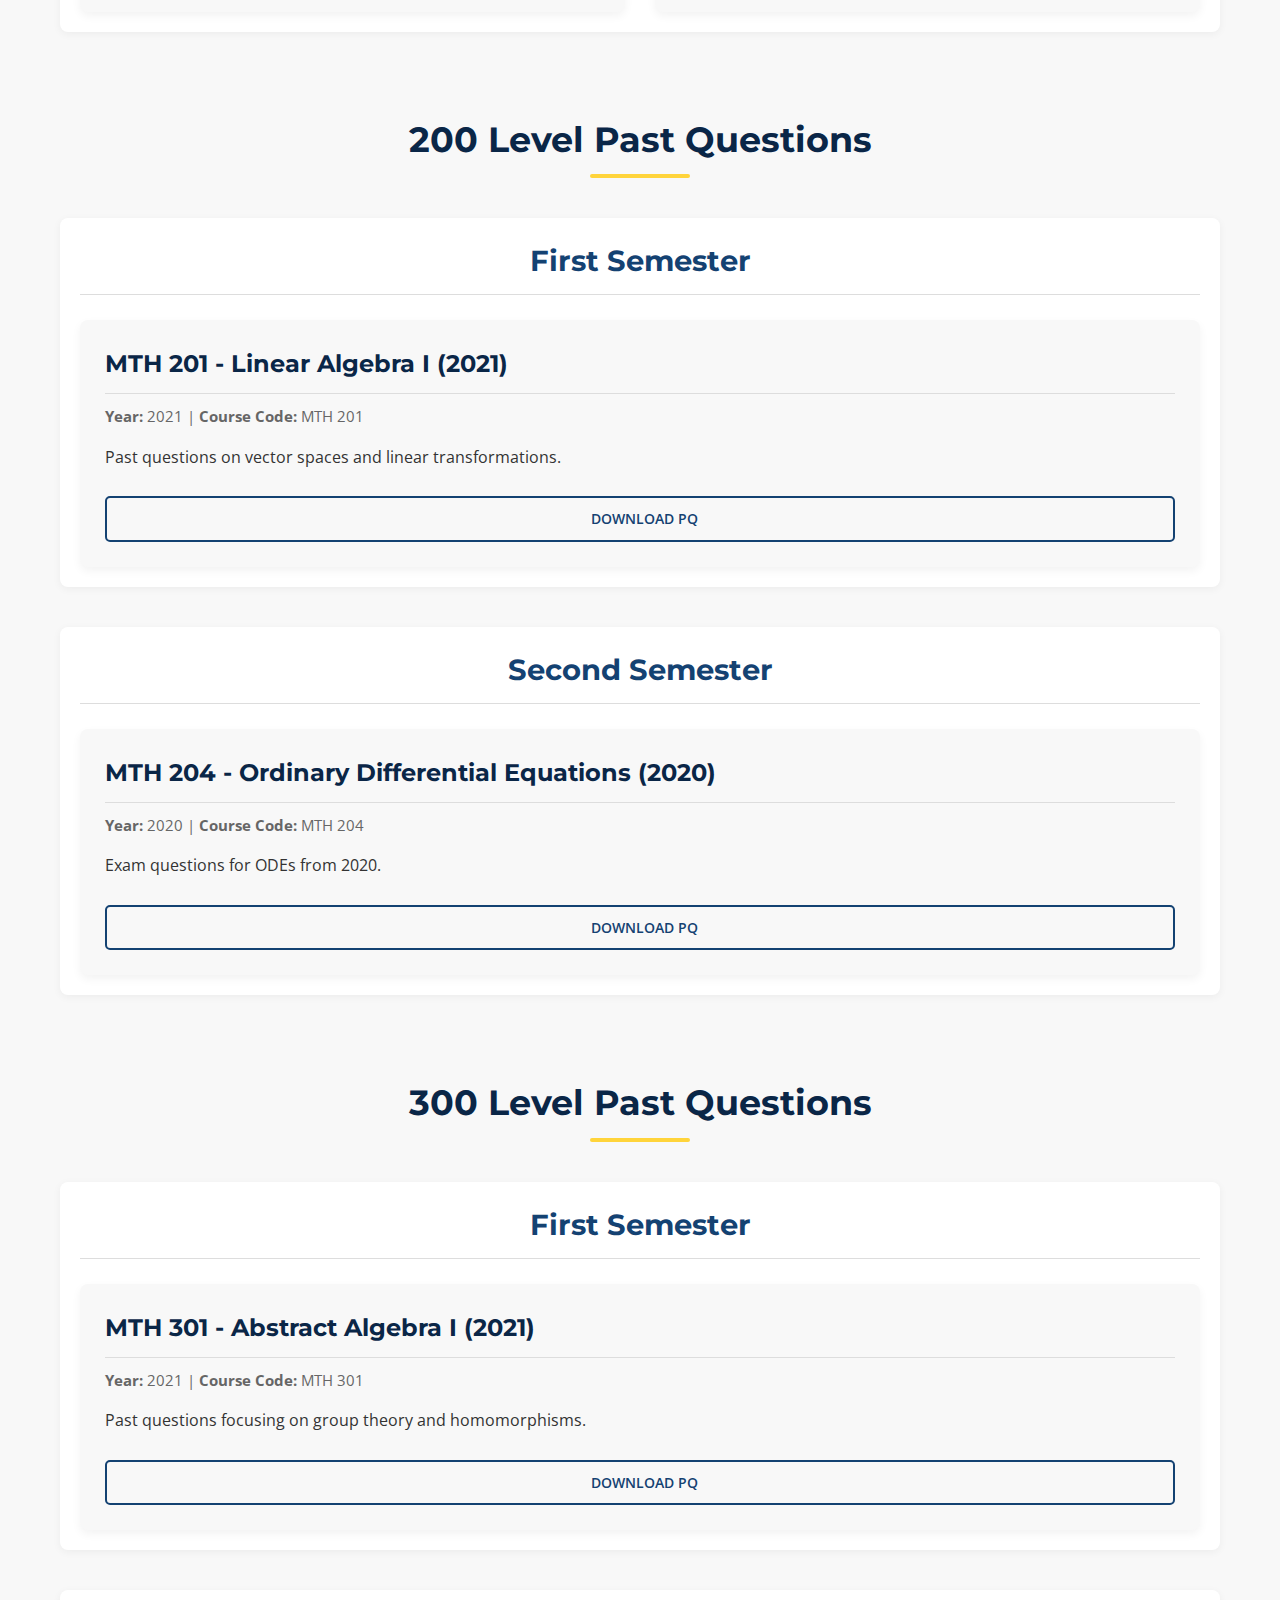
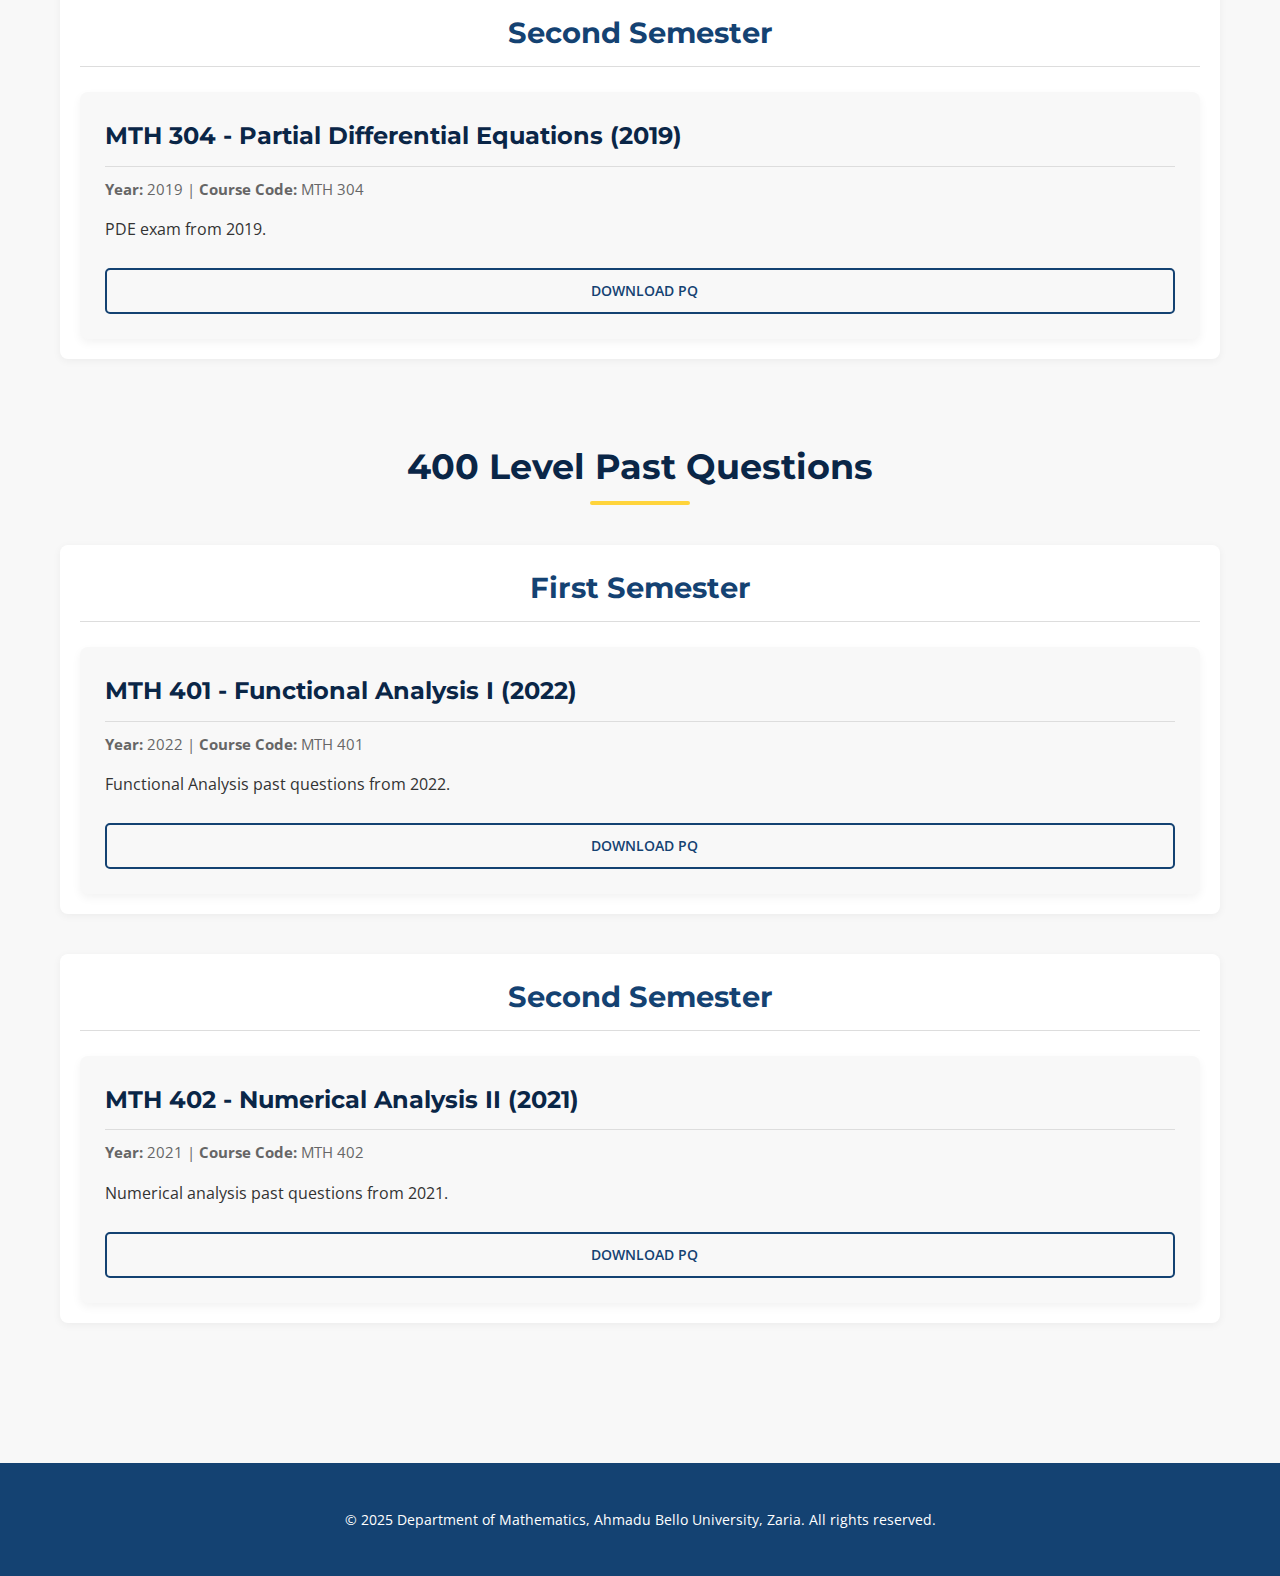
<file: past-question.html>
<!DOCTYPE html>
<html lang="en">
<head>
    <meta charset="UTF-8">
    <meta name="viewport" content="width=device-width, initial-scale=1.0">
    <meta name="description" content="Official website of the Department of Mathematics, Ahmadu Bello University, Zaria. Explore courses, past questions, lecturer profiles, and research teams.">
    <link rel="shortcut icon" href="./favicon_io/android-chrome-192x192.png" type="image/x-icon">
    <link rel="shortcut icon" href="./favicon_io/android-chrome-512x512.png" type="image/x-icon">
    <link rel="shortcut icon" href="./favicon_io/apple-touch-icon.png" type="image/x-icon">
    <link rel="shortcut icon" href="./favicon_io/favicon-16x16.png" type="image/x-icon">
    <link rel="shortcut icon" href="./favicon_io/favicon-32x32.png" type="image/x-icon">
    <title>Past Questions - Department of Mathematics - ABU Zaria</title>
    <link rel="stylesheet" href="past-question.css">
    <link href="https://fonts.googleapis.com/css2?family=Montserrat:wght@400;600;700&family=Open+Sans:wght@400;600&display=swap" rel="stylesheet">
    <link rel="stylesheet" href="https://cdnjs.cloudflare.com/ajax/libs/font-awesome/6.5.1/css/all.min.css" integrity="sha512-DTOQO9RWCH3ppGqcWaEA1BIZOC6xxalwEsw9c2QQeAIftl+Vegovlnee1c9QX4TctnWMn13TZye+giMm8e2LwA==" crossorigin="anonymous" referrerpolicy="no-referrer" />
</head>
<body>

    <header class="page-header">
        <div class="navbar-top-logo">
            <div class="logo">
                <img src="./pics/mathlogo.jpg" alt="math Logo">
            </div>
        </div>
        <div class="header-content-small">
            <h1>Past Questions</h1>
            <p>Access an archive of past examination questions to aid your study.</p>
        </div>
    </header>

    <nav class="main-nav-container">
        <div class="container">
            <ul class="main-nav">
                <li><a href="index.html">Home</a></li>
                <li><a href="courses.html">Courses</a></li>
                <li><a href="past-question.html" class="active">Past Questions</a></li>
                <li><a href="team.html">Teams</a></li>
                <li><a href="lecturer.html">Lecturers</a></li>
            </ul>
        </div>
    </nav>

    <main class="pq-main-content">
        <div class="container">

            <div class="pq-controls">
                <div class="filters">
                    <label for="pq-level-filter">Level:</label>
                    <select id="pq-level-filter">
                        <option value="all">All Levels</option>
                        <option value="100l">100 Level</option>
                        <option value="200l">200 Level</option>
                        <option value="300l">300 Level</option>
                        <option value="400l">400 Level</option>
                    </select>

                    <label for="pq-semester-filter">Semester:</label>
                    <select id="pq-semester-filter">
                        <option value="all">All Semesters</option>
                        <option value="first">First Semester</option>
                        <option value="second">Second Semester</option>
                    </select>
                </div>
                <div class="search-past-questions">
                    <input type="text" id="pq-search-bar" placeholder="Search by course code or year...">
                    <i class="fas fa-search"></i>
                </div>
            </div>

            <section class="pq-level-section" data-level="100l">
                <h2>100 Level Past Questions</h2>

                <div class="semester-section" data-semester="first">
                    <h3>First Semester</h3>
                    <div class="pq-list">
                        <div class="pq-card" data-code="MTH 101" data-title="Elementary Mathematics I" data-level="100l" data-semester="first" data-year="2020">
                            <h3>MTH 101 - Elementary Mathematics I (2020)</h3>
                            <p class="pq-details"><strong>Year:</strong> 2020 | <strong>Course Code:</strong> MTH 101</p>
                            <p class="pq-description">
                                Past questions for Elementary Mathematics I from the 2020 academic session. Covers topics in algebra and analytic geometry.
                            </p>
                            <a href="past_questions/100L/1st_Sem/MTH101_PQ_2020.pdf" class="btn-outline" download>
                                <i class="fas fa-download"></i> Download PQ
                            </a>
                        </div>
                        <div class="pq-card" data-code="MTH 101" data-title="Elementary Mathematics I" data-level="100l" data-semester="first" data-year="2021">
                            <h3>MTH 101 - Elementary Mathematics I (2021)</h3>
                            <p class="pq-details"><strong>Year:</strong> 2021 | <strong>Course Code:</strong> MTH 101</p>
                            <p class="pq-description">
                                Past questions for Elementary Mathematics I from the 2021 academic session. Focus on functions and inequalities.
                            </p>
                            <a href="past_questions/100L/1st_Sem/MTH101_PQ_2021.pdf" class="btn-outline" download>
                                <i class="fas fa-download"></i> Download PQ
                            </a>
                        </div>
                        <div class="pq-card" data-code="CSC 101" data-title="Introduction to Computer Science" data-level="100l" data-semester="first" data-year="2019">
                            <h3>CSC 101 - Introduction to Computer Science (2019)</h3>
                            <p class="pq-details"><strong>Year:</strong> 2019 | <strong>Course Code:</strong> CSC 101</p>
                            <p class="pq-description">
                                Exam questions for CSC 101 from 2019, covering basics of hardware, software, and data representation.
                            </p>
                            <a href="past_questions/100L/1st_Sem/CSC101_PQ_2019.pdf" class="btn-outline" download>
                                <i class="fas fa-download"></i> Download PQ
                            </a>
                        </div>
                    </div>
                </div>

                <div class="semester-section" data-semester="second">
                    <h3>Second Semester</h3>
                    <div class="pq-list">
                        <div class="pq-card" data-code="MTH 102" data-title="Elementary Mathematics II" data-level="100l" data-semester="second" data-year="2020">
                            <h3>MTH 102 - Elementary Mathematics II (2020)</h3>
                            <p class="pq-details"><strong>Year:</strong> 2020 | <strong>Course Code:</strong> MTH 102</p>
                            <p class="pq-description">
                                Past questions for MTH 102 (2020) covering complex numbers, matrices, and introductory calculus.
                            </p>
                            <a href="past_questions/100L/2nd_Sem/MTH102_PQ_2020.pdf" class="btn-outline" download>
                                <i class="fas fa-download"></i> Download PQ
                            </a>
                        </div>
                        <div class="pq-card" data-code="MTH 104" data-title="Probability and Statistics" data-level="100l" data-semester="second" data-year="2022">
                            <h3>MTH 104 - Probability and Statistics (2022)</h3>
                            <p class="pq-details"><strong>Year:</strong> 2022 | <strong>Course Code:</strong> MTH 104</p>
                            <p class="pq-description">
                                Exam questions on probability distributions and statistical inference from the 2022 academic year.
                            </p>
                            <a href="past_questions/100L/2nd_Sem/MTH104_PQ_2022.pdf" class="btn-outline" download>
                                <i class="fas fa-download"></i> Download PQ
                            </a>
                        </div>
                    </div>
                </div>
            </section>

            <section class="pq-level-section" data-level="200l">
                <h2>200 Level Past Questions</h2>

                <div class="semester-section" data-semester="first">
                    <h3>First Semester</h3>
                    <div class="pq-list">
                        <div class="pq-card" data-code="MTH 201" data-title="Linear Algebra I" data-level="200l" data-semester="first" data-year="2021">
                            <h3>MTH 201 - Linear Algebra I (2021)</h3>
                            <p class="pq-details"><strong>Year:</strong> 2021 | <strong>Course Code:</strong> MTH 201</p>
                            <p class="pq-description">
                                Past questions on vector spaces and linear transformations.
                            </p>
                            <a href="past_questions/200L/1st_Sem/MTH201_PQ_2021.pdf" class="btn-outline" download>
                                <i class="fas fa-download"></i> Download PQ
                            </a>
                        </div>
                    </div>
                </div>

                <div class="semester-section" data-semester="second">
                    <h3>Second Semester</h3>
                    <div class="pq-list">
                        <div class="pq-card" data-code="MTH 204" data-title="Ordinary Differential Equations" data-level="200l" data-semester="second" data-year="2020">
                            <h3>MTH 204 - Ordinary Differential Equations (2020)</h3>
                            <p class="pq-details"><strong>Year:</strong> 2020 | <strong>Course Code:</strong> MTH 204</p>
                            <p class="pq-description">
                                Exam questions for ODEs from 2020.
                            </p>
                            <a href="past_questions/200L/2nd_Sem/MTH204_PQ_2020.pdf" class="btn-outline" download>
                                <i class="fas fa-download"></i> Download PQ
                            </a>
                        </div>
                    </div>
                </div>
            </section>

            <section class="pq-level-section" data-level="300l">
                <h2>300 Level Past Questions</h2>

                <div class="semester-section" data-semester="first">
                    <h3>First Semester</h3>
                    <div class="pq-list">
                        <div class="pq-card" data-code="MTH 301" data-title="Abstract Algebra I" data-level="300l" data-semester="first" data-year="2021">
                            <h3>MTH 301 - Abstract Algebra I (2021)</h3>
                            <p class="pq-details"><strong>Year:</strong> 2021 | <strong>Course Code:</strong> MTH 301</p>
                            <p class="pq-description">
                                Past questions focusing on group theory and homomorphisms.
                            </p>
                            <a href="past_questions/300L/1st_Sem/MTH301_PQ_2021.pdf" class="btn-outline" download>
                                <i class="fas fa-download"></i> Download PQ
                            </a>
                        </div>
                    </div>
                </div>

                <div class="semester-section" data-semester="second">
                    <h3>Second Semester</h3>
                    <div class="pq-list">
                        <div class="pq-card" data-code="MTH 304" data-title="Partial Differential Equations" data-level="300l" data-semester="second" data-year="2019">
                            <h3>MTH 304 - Partial Differential Equations (2019)</h3>
                            <p class="pq-details"><strong>Year:</strong> 2019 | <strong>Course Code:</strong> MTH 304</p>
                            <p class="pq-description">
                                PDE exam from 2019.
                            </p>
                            <a href="past_questions/300L/2nd_Sem/MTH304_PQ_2019.pdf" class="btn-outline" download>
                                <i class="fas fa-download"></i> Download PQ
                            </a>
                        </div>
                    </div>
                </div>
            </section>

            <section class="pq-level-section" data-level="400l">
                <h2>400 Level Past Questions</h2>

                <div class="semester-section" data-semester="first">
                    <h3>First Semester</h3>
                    <div class="pq-list">
                        <div class="pq-card" data-code="MTH 401" data-title="Functional Analysis I" data-level="400l" data-semester="first" data-year="2022">
                            <h3>MTH 401 - Functional Analysis I (2022)</h3>
                            <p class="pq-details"><strong>Year:</strong> 2022 | <strong>Course Code:</strong> MTH 401</p>
                            <p class="pq-description">
                                Functional Analysis past questions from 2022.
                            </p>
                            <a href="past_questions/400L/1st_Sem/MTH401_PQ_2022.pdf" class="btn-outline" download>
                                <i class="fas fa-download"></i> Download PQ
                            </a>
                        </div>
                    </div>
                </div>

                <div class="semester-section" data-semester="second">
                    <h3>Second Semester</h3>
                    <div class="pq-list">
                        <div class="pq-card" data-code="MTH 402" data-title="Numerical Analysis II" data-level="400l" data-semester="second" data-year="2021">
                            <h3>MTH 402 - Numerical Analysis II (2021)</h3>
                            <p class="pq-details"><strong>Year:</strong> 2021 | <strong>Course Code:</strong> MTH 402</p>
                            <p class="pq-description">
                                Numerical analysis past questions from 2021.
                            </p>
                            <a href="past_questions/400L/2nd_Sem/MTH402_PQ_2021.pdf" class="btn-outline" download>
                                <i class="fas fa-download"></i> Download PQ
                            </a>
                        </div>
                    </div>
                </div>
            </section>

        </div>
    </main>

    <footer>
        <div class="container">
            <p>&copy; 2025 Department of Mathematics, Ahmadu Bello University, Zaria. All rights reserved.</p>
        </div>
    </footer>
    <div class="president-corner">
        <img src="./pics/faruq.jpg" alt="faruq">
        <div class="president-info"> <p class="president-name">Faruq Kosim</p>
            <small><i><p class="president-title">U19 NAMS PRESIDENT</p></i></small>
        </div>
    </div>

    <script src="ggg.js"></script>

</body>
</html>
</file>
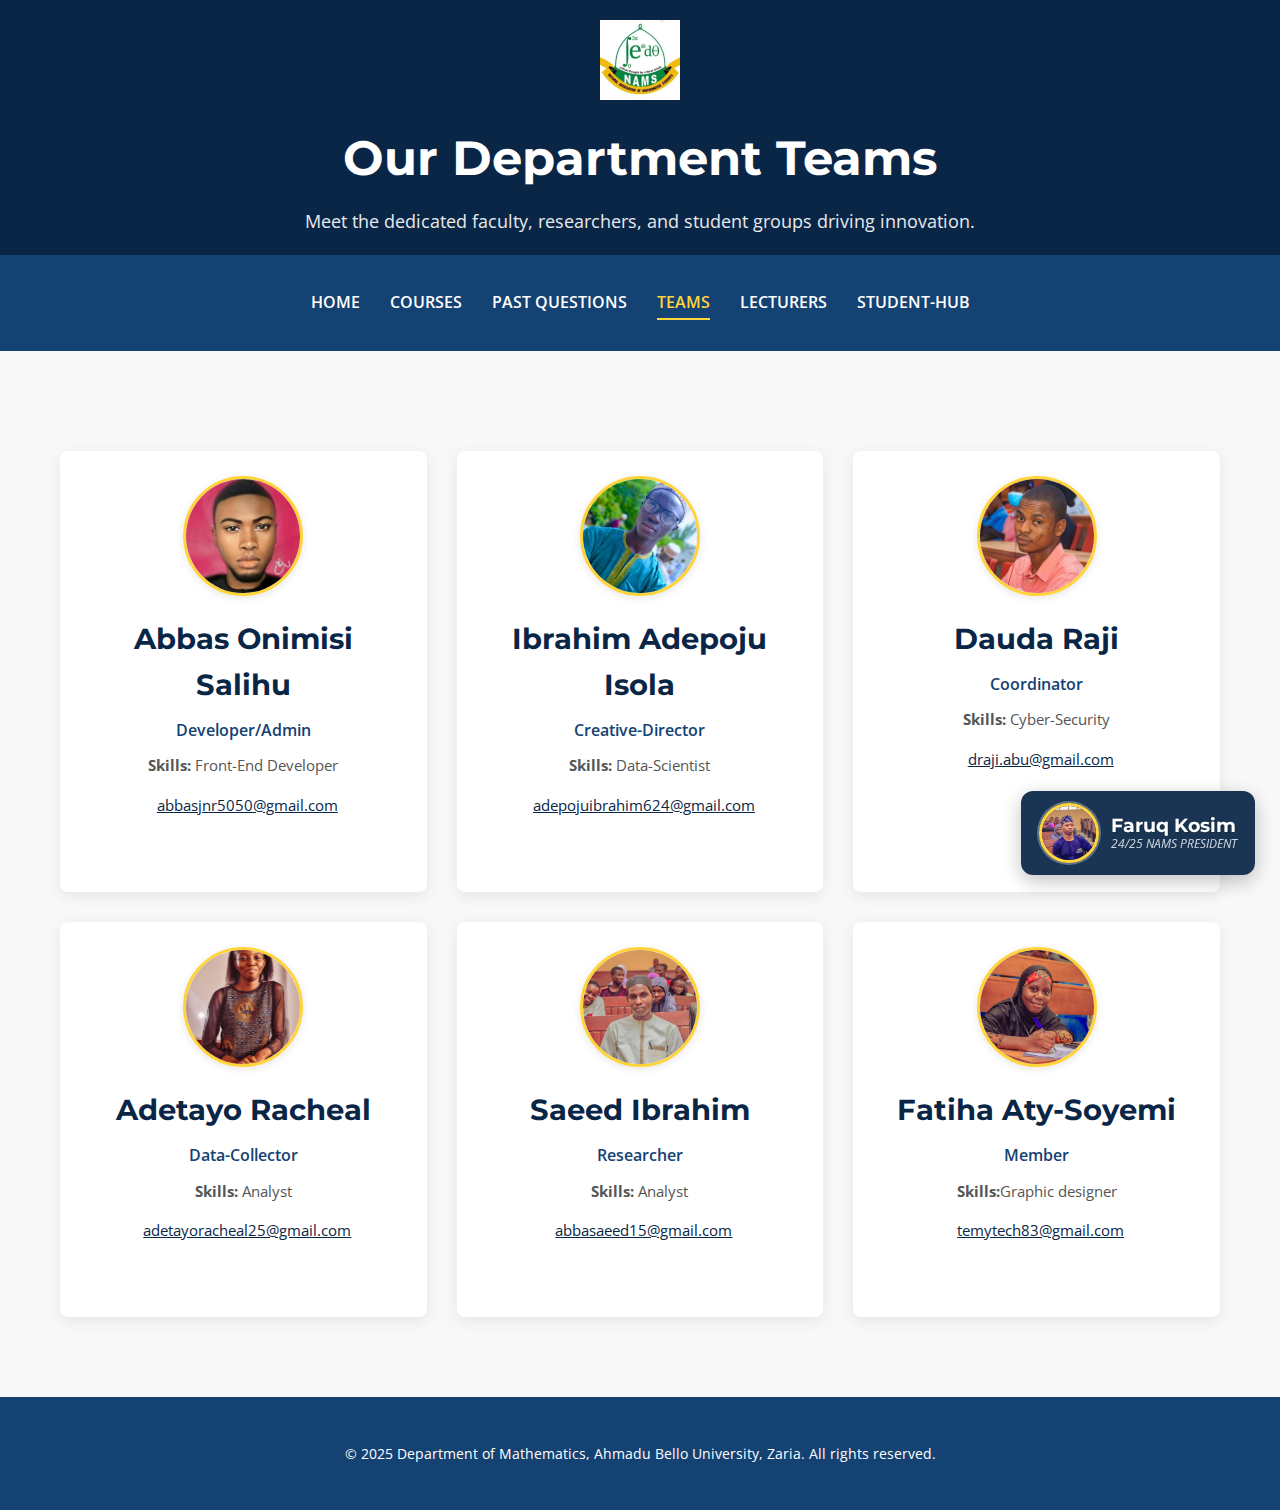
<file: team.html>
<!DOCTYPE html>
<html lang="en">
<head>
    <meta charset="UTF-8">
    <meta name="viewport" content="width=device-width, initial-scale=1.0">
    <meta name="description" content="Official website of the Department of Mathematics, Ahmadu Bello University, Zaria. Explore courses, past questions, lecturer profiles, and research teams.">
    <link rel="shortcut icon" href="./favicon_io/android-chrome-192x192.png" type="image/x-icon">
    <link rel="shortcut icon" href="./favicon_io/android-chrome-512x512.png" type="image/x-icon">
    <link rel="shortcut icon" href="./favicon_io/apple-touch-icon.png" type="image/x-icon">
    <link rel="shortcut icon" href="./favicon_io/favicon-16x16.png" type="image/x-icon">
    <link rel="shortcut icon" href="./favicon_io/favicon-32x32.png" type="image/x-icon">
    <title>Teams - Department of Mathematics - ABU Zaria</title>
    <link rel="stylesheet" href="team.css"> <!-- Link to its own CSS file -->
    <link href="https://fonts.googleapis.com/css2?family=Montserrat:wght@400;600;700&family=Open+Sans:wght@400;600&display=swap" rel="stylesheet">
    <link rel="stylesheet" href="https://cdnjs.cloudflare.com/ajax/libs/font-awesome/6.5.1/css/all.min.css" integrity="sha512-DTOQO9RWCH3ppGqcWaEA1BIZOC6xxalwEsw9c2QQeAIftl+Vegovlnee1c9QX4TctnWMn13TZye+giMm8e2LwA==" crossorigin="anonymous" referrerpolicy="no-referrer" />
</head>
<body>

    <!-- Header Section (reused structure from other pages) -->
    <header class="page-header">
        <div class="overlay"></div> <!-- Added for background overlay -->
        <div class="navbar-top-logo">
            <div class="logo">
                <img src="./pics/mathlogo.jpg" alt="ABU Zaria Logo">
            </div>
        </div>
        <div class="header-content-small">
            <h1>Our Department Teams</h1>
            <p>Meet the dedicated faculty, researchers, and student groups driving innovation.</p>
        </div>
    </header>

    <!-- Main Navigation (updated with 'Teams' active) -->
    <nav class="main-nav-container">
        <div class="container">
            <ul class="main-nav">
                <li><a href="index.html">Home</a></li>
                <li><a href="courses.html">Courses</a></li>
                <li><a href="past-question.html">Past Questions</a></li>
                <li><a href="team.html" class="active">Teams</a></li> <!-- 'Teams' is active -->
                <li><a href="lecturer.html">Lecturers</a></li>
                <li><a href="math-challenge.html">Student-Hub</a></li>
            </ul>
        </div>
    </nav>

    <!-- Main Content for Teams Page -->
    <main class="teams-main-content">
        <div class="container">

            <!-- Removed .team-controls as per the provided HTML, keeping only team-list -->
            <!-- <div class="team-controls">
                <div class="filters">
                </div>
            </div> -->

            <div class="team-list">
                <!-- Example Team Card -->
                <div class="team-card" data-role="Front-End" data-name="Abbas" data-skills="dev">
                    <div class="team-img-container">
                        <img src="./pics/abba.cartoon.jpg" alt="abbas">
                    </div>
                    <h3>Abbas Onimisi Salihu</h3>
                    <p class="team-role">Developer/Admin</p>
                    <p class="team-skills"><strong>Skills:</strong> Front-End Developer</p>
                    <p class="team-contact"><i class="fas fa-envelope"></i> <a href="mailto:abbasjnr5050@gmail.com">abbasjnr5050@gmail.com</a></p>
                    <div class="team-social">
                        <a href="https://www.linkedin.com/in/abbas-onimisi-salihu-454731365" aria-label="LinkedIn"><i class="fab fa-linkedin"></i></a>
                        <a href="https://www.facebook.com/abbas.salihu.9889" aria-label="facebook"><i class="fab fa-facebook"></i></a>
                        <a href="https://wa.me/2349030637432" aria-label="Whatsapp"><i class="fab fa-whatsapp"></i></a>
                    </div>
                </div>

                <!-- Example Team Card 2: Lecturer -->
                <div class="team-card" data-role="Data analysis" data-name="adepoju Ibrahim" data-skills="Data-Analyist">
                    <div class="team-img-container">
                        <img src="./pics/adepoju.jpg" alt="pic">
                    </div>
                    <h3>Ibrahim Adepoju Isola</h3>
                    <p class="team-role">Creative-Director</p>
                    <p class="team-skills"><strong>Skills:</strong> Data-Scientist</p>
                    <p class="team-contact"><i class="fas fa-envelope"></i> <a href="mailto:adepojuibrahim624@gmail.com">adepojuibrahim624@gmail.com</a></p>
                    <div class="team-social">
                        <a href="https://www.linkedin.com/in/adepoju-ibrahim-161483252" aria-label="LinkedIn"><i class="fab fa-linkedin"></i></a>
                        <a href="https://www.facebook.com/adepoju.ibrahim.5" aria-label="Facebook"><i class="fab fa-facebook"></i></a> <!-- Assuming this is the correct FB link -->
                        <a href="https://wa.me/2349049537559" aria-label="Whatsapp"><i class="fab fa-whatsapp"></i></a>
                    </div>
                </div>
                
                <!-- Example Team Card 3: Researcher -->
                <div class="team-card" data-role="cyber" data-name="raji" data-skills="Cyber-Security">
                    <div class="team-img-container">
                        <img src="./pics/raj.jpg" alt="raji">
                    </div>
                    <h3> Dauda Raji </h3>
                    <p class="team-role">Coordinator</p>
                    <p class="team-skills"><strong>Skills:</strong> Cyber-Security</p>
                    <p class="team-contact"><i class="fas fa-envelope"></i> <a href="mailto:draji.abu@gmail.com">draji.abu@gmail.com</a></p>
                    <div class="team-social">
                        <a href="https://www.linkedin.com/in/dauda-raji-8b4209356" aria-label="LinkedIn"><i class="fab fa-linkedin"></i></a>
                        <a href="https://wa.me/2349031826396" aria-label="Whatsapp"><i class="fab fa-whatsapp"></i></a>
                    </div>
                </div>

                <!-- Example Team Card 4: Student -->
                <div class="team-card" data-role="student" data-name="racheal" data-skills="programmer">
                    <div class="team-img-container">
                        <img src="./pics/racheal.jpg" alt="racheal">
                    </div>
                    <h3>Adetayo Racheal</h3>
                    <p class="team-role">Data-Collector</p>
                    <p class="team-skills"><strong>Skills:</strong> Analyst</p>
                    <p class="team-contact"><i class="fas fa-envelope"></i> <a href="mailto:adetayoracheal25@gmail.com">adetayoracheal25@gmail.com</a></p>
                    <div class="team-social">
                        <a href="https://wa.me/2348074780638" aria-label="Whatsapp"><i class="fab fa-whatsapp"></i></a>
                        <a href="https://www.facebook.com/adetayo.racheal.372" aria-label="Facebook"><i class="fab fa-facebook"></i></a> <!-- Assuming this is the correct FB link -->

                    </div>
                </div>
                <!-- team card 5 -->
                <div class="team-card" data-role="cyber" data-name="saeed" data-skills="Excel">
                    <div class="team-img-container">
                        <img src="./pics/saeed.jpg" alt="saeed">
                    </div>
                    <h3> Saeed Ibrahim </h3>
                    <p class="team-role">Researcher</p>
                    <p class="team-skills"><strong>Skills:</strong> Analyst</p>
                    <p class="team-contact"><i class="fas fa-envelope"></i> <a href="mailto:abbasaeed15@gmail.com">abbasaeed15@gmail.com</a></p>
                    <div class="team-social">
                        <a href="https://www.linkedin.com/in/ibrahim-saeed-730b56190" aria-label="LinkedIn"><i class="fab fa-linkedin"></i></a>
                        <a href="https://wa.me/2348140299495" aria-label="Whatsapp"><i class="fab fa-whatsapp"></i></a>
                    </div>
                </div>
                <!-- team card 5 -->
                <div class="team-card" data-role="Graphic designer" data-name="Fatiha" data-skills="designer">
                    <div class="team-img-container">
                        <img src="./pics/fatiha.jpg" alt="Fatiha">
                    </div>
                    <h3> Fatiha Aty-Soyemi  </h3>
                    <p class="team-role">Member</p>
                    <p class="team-skills"><strong>Skills:</strong>Graphic designer </p>
                    <p class="team-contact"><i class="fas fa-envelope"></i> <a href="mailto:temytech83@gmail.com">temytech83@gmail.com</a></p>
                    <div class="team-social">
                        <a href="https://www.linkedin.com/in/fathiat-aty-soyemi-2a8a51296" aria-label="LinkedIn"><i class="fab fa-linkedin"></i></a>
                        <a href="https://wa.me/2349047671010" aria-label="Whatsapp"><i class="fab fa-whatsapp"></i></a>
                    </div>
                </div>
                <!-- Add more team cards as needed -->

            </div>
        </div>
    </main>

    <!-- Footer (reused structure from other pages) -->
    <footer>
        <div class="container">
            <p>&copy; 2025 Department of Mathematics, Ahmadu Bello University, Zaria. All rights reserved.</p>
        </div>
    </footer>
    <div class="president-corner">
        <img src="./pics/faruq.jpg" alt="faruq">
        <div class="president-info"> <p class="president-name">Faruq Kosim</p>
            <small><i><p class="president-title">24/25 NAMS PRESIDENT</p></i></small>
        </div>
    </div>

    <script src="ggg.js"></script> <!-- Link to the combined JavaScript file -->

</body>
</html>
</file>
<file: courses.css>
/* courses.css */

/* --- Variables (now local to this CSS file) --- */
:root {
    --primary-blue: #0A2647;
    --secondary-blue: #144272;
    --accent-yellow: #FFD43B;
    --text-light: #FFFFFF;
    --text-dark: #333333;
    --grey-background: #F8F8F8;
    --border-color: #DDDDDD;
}

/* --- Base Styles & Reset (now local to this CSS file) --- */
* {
    margin: 0;
    padding: 0;
    box-sizing: border-box;
}

body {
    font-family: 'Open Sans', sans-serif;
    line-height: 1.6;
    color: var(--text-dark);
    background-color: var(--grey-background);
}

.container {
    max-width: 1200px;
    margin: 0 auto;
    padding: 20px;
}

a {
    text-decoration: none;
    color: var(--primary-blue);
}

ul {
    list-style: none;
}

/* ADDED: Global image responsiveness for this CSS file */
img {
    max-width: 100%;    /* Ensures all images never overflow their parent container */
    height: auto;       /* Maintains aspect ratio (prevents distortion) */
    display: block;     /* Helps prevent extra space below images and makes width calculation more predictable */
}

/* --- Button Styles (now local to this CSS file) --- */
/* Note: If other pages need these, they'd need their own copy or a shared global.css */
.btn-primary {
    background-color: var(--accent-yellow);
    color: var(--primary-blue);
    padding: 15px 30px;
    border-radius: 5px;
    font-weight: 700;
    transition: background-color 0.3s ease;
    text-transform: uppercase;
    letter-spacing: 0.5px;
}

.btn-primary:hover {
    background-color: #E6C229;
}

.btn-secondary {
    background-color: var(--accent-yellow);
    color: var(--primary-blue);
    padding: 12px 25px;
    border-radius: 5px;
    font-weight: 600;
    transition: background-color 0.3s ease;
    display: inline-block;
    margin-top: auto;
    text-transform: uppercase;
    font-size: 0.9em;
}

.btn-secondary:hover {
    background-color: #E6C229;
}

.btn-outline {
    display: inline-block;
    padding: 10px 20px;
    border: 2px solid var(--secondary-blue);
    color: var(--secondary-blue);
    border-radius: 5px;
    font-weight: 600;
    transition: all 0.3s ease;
    text-transform: uppercase;
    font-size: 0.85em;
    margin-top: auto; /* Useful for flexbox items like in cards */
}

.btn-outline:hover {
    background-color: var(--secondary-blue);
    color: var(--text-light);
}

/* --- Header Styles (now local to this CSS file) --- */
.page-header {
    background-color: var(--primary-blue);
    color: var(--text-light);
    padding: 20px 0 0;
    min-height: 200px;
    display: flex;
    flex-direction: column;
    justify-content: flex-start;
    align-items: center;
    text-align: center;
}

.header-content-small {
    flex-grow: 1;
    display: flex;
    flex-direction: column;
    justify-content: center;
    align-items: center;
    padding-top: 20px;
    padding-bottom: 20px;
}

.header-content-small h1 {
    font-family: 'Montserrat', sans-serif;
    font-size: 3em;
    margin-bottom: 10px;
}

.header-content-small p {
    font-size: 1.1em;
    opacity: 0.9;
}

.navbar-top-logo {
    width: 100%;
    display: flex;
    justify-content: center;
    align-items: center;
    padding: 0 40px;
    max-width: 1200px;
}

.logo img {
    height: 80px;
}

/* --- Main Navigation Styles (now local to this CSS file) --- */
.main-nav-container {
    background-color: var(--secondary-blue);
    padding: 15px 0;
    box-shadow: 0 2px 10px rgba(0,0,0,0.1);
}

.main-nav {
    display: flex;
    justify-content: center;
    gap: 30px;
    /* ADDED FOR RESPONSIVENESS: */
    flex-wrap: wrap; /* Allow items to wrap to the next line */
    width: 100%; /* Ensure it explicitly takes 100% of its parent container */
    max-width: 1200px; /* Match your .container max-width */
    margin: 0 auto; /* Center the nav if it doesn't take 100% on wider screens */
    padding: 0 10px; /* Add some horizontal padding to prevent items from touching edges */
    box-sizing: border-box; /* Crucial for padding/width calculation */
    height: auto; /* Allow height to expand when wrapping */
    align-items: center; /* Vertically center items within their line */
}

.main-nav li a {
    color: var(--text-light);
    font-weight: 600;
    padding: 5px 0;
    transition: all 0.3s ease;
    text-transform: uppercase;
    /* ADDED FOR RESPONSIVENESS: */
    white-space: nowrap; /* Prevent text from wrapping within a single nav item */
}

.main-nav li a:hover,
.main-nav li a.active {
    color: var(--accent-yellow);
    border-bottom: 2px solid var(--accent-yellow);
}

/* --- Footer Styles (now local to this CSS file) --- */
footer {
    background-color: var(--secondary-blue);
    color: var(--text-light);
    padding: 25px 0;
    text-align: center;
    font-size: 0.9em;
}


/* --- Styles for the Courses Page Specific Content --- */
.courses-main-content {
    padding: 60px 0;
    background-color: var(--grey-background);
}

.course-controls {
    display: flex;
    flex-wrap: wrap;
    justify-content: space-between;
    align-items: center;
    margin-bottom: 40px;
    gap: 20px;
}

.filters {
    display: flex;
    align-items: center;
    gap: 15px;
    flex-wrap: wrap;
}

.filters label {
    font-weight: 600;
    color: var(--primary-blue);
    font-size: 1.1em;
}

.filters select {
    padding: 10px 15px;
    border: 1px solid var(--border-color);
    border-radius: 5px;
    background-color: var(--text-light);
    font-size: 1em;
    color: var(--text-dark);
    outline: none;
    cursor: pointer;
    appearance: none;
    background-image: url('data:image/svg+xml;charset=US-ASCII,%3Csvg%20xmlns%3D%22http://www.w3.org/2000/svg%22%20width%3D%22292.4%22%20height%3D%22292.4%22%20viewBox%3D%220%200%20292.4%20292.4%22%3E%3Cpath%20fill%3D%22%230A2647%22%20d%3D%22M287%20197.8L159.2%2069.9c-2.3-2.3-5.3-3.5-8.5-3.5s-6.2%201.2-8.5%203.5L5.4%20197.8c-4.6%204.6-4.6%2012%200%2016.6l12.4%2012.4c4.6%204.6%2012%204.6%2016.6%200l112-112%20112%20112c4.6%204.6%2012%204.6%2016.6%200l12.4-12.4c4.6-4.6%204.6-12%200-16.6z%22/%3E%3C/svg%3E');
    background-repeat: no-repeat;
    background-position: right 10px top 50%;
    background-size: 12px auto;
}

.search-courses {
    display: flex;
    align-items: center;
    border: 1px solid var(--border-color);
    border-radius: 30px;
    padding: 10px 20px;
    flex-grow: 1;
    max-width: 400px;
    box-shadow: 0 2px 5px rgba(0,0,0,0.05);
}

.search-courses input {
    border: none;
    outline: none;
    flex-grow: 1;
    font-size: 1.1em;
    padding: 5px 0;
}

.search-courses input::placeholder {
    color: #aaa;
}

.search-courses i {
    color: #888;
    margin-left: 10px;
    font-size: 1.2em;
}

.course-level-section {
    margin-bottom: 60px;
    padding-top: 20px;
}

.course-level-section h2 {
    font-family: 'Montserrat', sans-serif;
    font-size: 2.2em;
    color: var(--primary-blue);
    text-align: center;
    margin-bottom: 40px;
    position: relative;
    padding-bottom: 10px;
}

.course-level-section h2::after {
    content: '';
    position: absolute;
    left: 50%;
    transform: translateX(-50%);
    bottom: 0;
    width: 100px;
    height: 4px;
    background-color: var(--accent-yellow);
    border-radius: 2px;
}

.semester-section {
    margin-bottom: 40px;
    padding: 20px;
    background-color: var(--text-light);
    border-radius: 8px;
    box-shadow: 0 2px 8px rgba(0,0,0,0.05);
}

.semester-section h3 {
    font-family: 'Montserrat', sans-serif;
    font-size: 1.8em;
    color: var(--secondary-blue);
    margin-bottom: 25px;
    text-align: center;
    padding-bottom: 10px;
    border-bottom: 1px solid var(--border-color);
}

.course-list {
    display: grid;
    grid-template-columns: repeat(auto-fit, minmax(300px, 1fr));
    gap: 30px;
}

.course-card {
    background-color: var(--grey-background);
    border-radius: 8px;
    box-shadow: 0 4px 10px rgba(0,0,0,0.05);
    padding: 25px;
    display: flex;
    flex-direction: column;
    justify-content: space-between;
    transition: transform 0.3s ease, box-shadow 0.3s ease;
}

.course-card:hover {
    transform: translateY(-5px);
    box-shadow: 0 6px 15px rgba(0,0,0,0.1);
}

.course-card h3 {
    font-family: 'Montserrat', sans-serif;
    font-size: 1.5em;
    color: var(--primary-blue);
    margin-bottom: 10px;
    text-align: left;
}

.course-details {
    font-size: 0.95em;
    color: #666;
    margin-bottom: 15px;
    text-align: left;
}

.course-description {
    font-size: 1em;
    color: var(--text-dark);
    line-height: 1.7;
    margin-bottom: 25px;
    flex-grow: 1;
    text-align: left;
}

/* Specific styling for the Download Notes button within course cards */
.course-card .btn-outline {
    display: flex;
    align-items: center;
    justify-content: center;
    gap: 8px;
    margin-top: auto;
}


/* --- Responsive adjustments for Courses Page (now local to this CSS file) --- */
@media (max-width: 992px) {
    .filters {
        justify-content: center;
        width: 100%;
    }
    .search-courses {
        max-width: 100%;
    }
}

@media (max-width: 768px) {
    .page-header h1 {
        font-size: 2em;
    }
    .page-header p {
        font-size: 0.9em;
    }
    /* MODIFIED: Navigation items for smaller screens */
    .main-nav {
        flex-wrap: wrap;
        justify-content: center;
        gap: 15px; /* Reduce gap on smaller screens */
        padding: 0 5px; /* Reduce padding slightly more to give content room */
        height: auto; /* Allow height to expand when wrapping */
        align-items: center; /* Vertically center items within their line */
    }
    .main-nav li {
        margin: 0; /* Reset margin from previous nav style */
    }
    .main-nav li a {
        font-size: 0.9em; /* Smaller font size for nav links */
        padding: 5px 8px; /* Add horizontal padding to nav links themselves */
        white-space: nowrap; /* Ensure text doesn't wrap within the link */
    }
    .course-level-section h2 {
        font-size: 2em;
    }
    .course-list { /* MODIFIED: Force single column for better mobile fit */
        grid-template-columns: 1fr;
        gap: 20px; /* Adjust gap for single column layout */
    }
    .semester-section h3 {
        font-size: 1.5em;
    }
    .course-card h3 {
        font-size: 1.3em;
    }
    .course-description {
        font-size: 0.9em;
    }
    .course-controls {
        flex-direction: column;
        align-items: stretch;
    }
    .filters {
        flex-direction: column;
        align-items: flex-start;
        gap: 10px;
    }
    .filters select {
        width: 100%;
    }
}

@media (max-width: 480px) {
    .page-header h1 {
        font-size: 2em;
    }
    .course-level-section h2 {
        font-size: 1.8em;
    }
    /* MODIFIED: Navigation items for very small screens */
    .main-nav {
        gap: 8px; /* Further reduce gap for very small screens */
        justify-content: space-around; /* Distribute items more evenly */
        padding: 0 5px; /* Smallest padding */
        height: auto; /* Ensure height is auto here too */
        align-items: center; /* Vertically center items within their line */
    }
    .main-nav li a {
        padding: 5px 5px; /* Minimal padding for links */
        font-size: 0.8em; /* Even smaller font size */
        white-space: nowrap; /* Ensure text doesn't wrap within the link */
    }
    /* ADDED: Ensure course-list maintains single column with appropriate gap */
    .course-list {
        grid-template-columns: 1fr;
        gap: 15px;
    }
}

/* Styles for the President's Corner element */
.president-corner {
    position: fixed;
    bottom: 25px; /* Distance from the bottom */
    right: 25px; /* Changed from 'left' to 'right' */
    background-color: rgba(10, 38, 71, 0.95); /* Primary blue with slight transparency */
    color: var(--text-light);
    padding: 12px 18px;
    border-radius: 12px; /* Slightly more rounded */
    display: flex;
    align-items: center;
    gap: 12px; /* Space between image and text */
    box-shadow: 0 6px 20px rgba(0, 0, 0, 0.25); /* Stronger shadow */
    z-index: 1000; /* Ensures it stays on top of other content */
    opacity: 0.98;
    transition: opacity 0.3s ease, transform 0.3s ease;
}

.president-corner:hover {
    opacity: 1;
    transform: translateY(-3px); /* Subtle lift on hover */
}

.president-corner img {
    width: 60px; /* Larger image */
    height: 60px;
    border-radius: 50%;
    object-fit: cover;
    border: 3px solid var(--accent-yellow); /* Prominent yellow border */
    box-shadow: 0 0 0 2px rgba(255, 255, 255, 0.3); /* Inner white halo */
}

.president-info {
    display: flex;
    flex-direction: column; /* Stack name and title vertically */
    align-items: flex-start; /* Align text to the left within its div */
    line-height: 1.2; /* Adjust line height for stacked text */
}

.president-name {
    margin: 0;
    font-size: 1.2em; /* Larger font size for name */
    font-weight: 700; /* Bolder font weight */
    font-family: 'Montserrat', sans-serif;
    text-shadow: 1px 1px 2px rgba(0,0,0,0.2); /* Subtle text shadow */
}

.president-title {
    margin: 0; /* Remove default paragraph margin */
    font-size: 0.9em; /* Smaller font size for the title */
    font-weight: 400; /* Lighter font weight */
    color: rgba(255, 255, 255, 0.8); /* Slightly faded color */
    font-family: 'Open Sans', sans-serif;
}

/* Responsive adjustments for the president corner */
@media (max-width: 768px) {
    .president-corner {
        bottom: 18px;
        right: 18px;
        padding: 10px 15px;
        gap: 10px;
    }
    .president-corner img {
        width: 50px;
        height: 50px;
    }
    .president-name {
        font-size: 1.1em;
    }
    .president-title {
        font-size: 0.8em;
    }
}

@media (max-width: 480px) {
    .president-corner {
        bottom: 15px;
        right: 15px;
        padding: 8px 12px;
        gap: 8px;
    }
    .president-corner img {
        width: 45px;
        height: 45px;
    }
    .president-name {
        font-size: 1em;
    }
    .president-title {
        font-size: 0.7em;
    }
}
</file>
<file: math-challenge.css>
/* student-hub.css - Comprehensive Stylesheet for Student Hub Page (UPDATED - NO FEEDBACK FORM) */

/* --- Variables --- */
:root {
    --primary-blue: #0A2647; /* Dark blue from hero section */
    --secondary-blue: #144272; /* Slightly lighter blue for cards/elements */
    --accent-yellow: #FFD43B; /* Yellow for button */
    --text-light: #FFFFFF;
    --text-dark: #333333;
    --grey-background: #F0F2F5; /* Lighter, softer grey for background */
    --card-background: #FFFFFF; /* Pure white for main content cards */
    --border-color: #E0E0E0; /* Softer border */
    --light-blue-bg: #EAF2F8; /* Used for subtle section backgrounds/highlights */
    --shadow-light: rgba(0, 0, 0, 0.05);
    --shadow-medium: rgba(0, 0, 0, 0.1);
    --shadow-strong: rgba(0, 0, 0, 0.15);
}

/* --- Base Styles & Reset --- */
* {
    margin: 0;
    padding: 0;
    box-sizing: border-box;
}

body {
    font-family: 'Open Sans', sans-serif;
    line-height: 1.6;
    color: var(--text-dark);
    background-color: var(--grey-background);
    -webkit-font-smoothing: antialiased;
    -moz-osx-font-smoothing: grayscale;
}

.container {
    max-width: 1200px;
    margin: 0 auto;
    padding: 20px;
}

a {
    text-decoration: none;
    color: var(--primary-blue);
    transition: color 0.3s ease;
}

a:hover {
    color: var(--accent-yellow);
}

ul {
    list-style: none;
}

img {
    max-width: 100%;
    height: auto;
    display: block;
}

/* --- Button Styles --- */
.btn-primary {
    background-color: var(--accent-yellow);
    color: var(--primary-blue);
    padding: 15px 30px;
    border-radius: 8px; /* Slightly more rounded */
    font-weight: 700;
    transition: background-color 0.3s ease, transform 0.2s ease, box-shadow 0.3s ease;
    text-transform: uppercase;
    letter-spacing: 0.8px; /* Slightly more spacing */
    box-shadow: 0 6px 15px var(--shadow-medium); /* Stronger shadow */
    border: none;
    cursor: pointer;
    font-family: 'Montserrat', sans-serif; /* Use Montserrat for buttons too */
    font-size: 1em;
}

.btn-primary:hover {
    background-color: #E6C229;
    transform: translateY(-3px); /* More pronounced lift */
    box-shadow: 0 8px 20px var(--shadow-strong);
}

.btn-secondary { /* Reusing btn-primary styles for consistency if needed */
    background-color: var(--accent-yellow);
    color: var(--primary-blue);
    padding: 12px 25px;
    border-radius: 8px;
    font-weight: 600;
    transition: background-color 0.3s ease, transform 0.2s ease, box-shadow 0.3s ease;
    display: inline-block;
    margin-top: auto;
    text-transform: uppercase;
    font-size: 0.9em;
    box-shadow: 0 4px 10px var(--shadow-light);
    border: none;
    cursor: pointer;
    font-family: 'Montserrat', sans-serif;
}

.btn-secondary:hover {
    background-color: #E6C229;
    transform: translateY(-2px);
    box-shadow: 0 6px 15px var(--shadow-medium);
}

.btn-outline {
    display: inline-block;
    padding: 12px 25px; /* Slightly more padding */
    border: 2px solid var(--secondary-blue);
    color: var(--secondary-blue);
    border-radius: 8px;
    font-weight: 600;
    transition: all 0.3s ease, transform 0.2s ease;
    text-transform: uppercase;
    font-size: 0.9em; /* Slightly larger font */
    margin-top: auto;
    cursor: pointer;
    background-color: transparent;
    font-family: 'Montserrat', sans-serif;
}

.btn-outline:hover {
    background-color: var(--secondary-blue);
    color: var(--text-light);
    transform: translateY(-3px);
    box-shadow: 0 6px 15px var(--shadow-medium);
}

/* --- Header Styles --- */
.page-header {
    background-color: var(--primary-blue);
    color: var(--text-light);
    padding: 20px 0 0;
    min-height: 220px;
    display: flex;
    flex-direction: column;
    justify-content: flex-start;
    align-items: center;
    text-align: center;
    position: relative;
    overflow: hidden;
}

.navbar-top-logo {
    width: 100%;
    display: flex;
    justify-content: center;
    align-items: center;
    padding: 0 40px;
    max-width: 1200px;
    z-index: 10;
}

.logo img {
    height: 85px;
    filter: drop-shadow(0 2px 5px rgba(0,0,0,0.2));
}

.header-content-small {
    flex-grow: 1;
    display: flex;
    flex-direction: column;
    justify-content: center;
    align-items: center;
    padding-top: 30px;
    padding-bottom: 30px;
    z-index: 5;
}

.header-content-small h1 {
    font-family: 'Montserrat', sans-serif;
    font-size: 3.5em;
    margin-bottom: 15px;
    line-height: 1.1;
    text-shadow: 2px 2px 5px rgba(0,0,0,0.3);
}

.header-content-small p {
    font-size: 1.2em;
    opacity: 0.95;
    max-width: 700px;
    text-shadow: 1px 1px 3px rgba(0,0,0,0.2);
}

/* --- Main Navigation Styles --- */
.main-nav-container {
    background-color: var(--secondary-blue);
    padding: 18px 0;
    box-shadow: 0 4px 15px var(--shadow-medium);
    z-index: 100;
    position: sticky;
    top: 0;
}

.main-nav {
    display: flex;
    justify-content: center;
    gap: 35px;
    flex-wrap: wrap;
    width: 100%;
    max-width: 1200px;
    margin: 0 auto;
    padding: 0 15px;
    box-sizing: border-box;
    height: auto;
    align-items: center;
}

.main-nav li a {
    color: var(--text-light);
    font-weight: 600;
    padding: 8px 0;
    transition: all 0.3s ease;
    text-transform: uppercase;
    white-space: nowrap;
    font-size: 1.05em;
    position: relative;
}

.main-nav li a:hover,
.main-nav li a.active {
    color: var(--accent-yellow);
    border-bottom: 3px solid var(--accent-yellow);
    transform: translateY(-2px);
}

/* --- Footer Styles --- */
footer {
    background-color: var(--secondary-blue);
    color: var(--text-light);
    padding: 30px 0;
    text-align: center;
    font-size: 0.95em;
    box-shadow: 0 -2px 10px var(--shadow-medium);
}

/* --- President's Corner (Floating Element - Enhanced) --- */
.president-corner {
    position: fixed;
    bottom: 25px;
    right: 25px;
    background-color: rgba(10, 38, 71, 0.98);
    color: var(--text-light);
    padding: 12px 18px;
    border-radius: 12px;
    display: flex;
    align-items: center;
    gap: 12px;
    box-shadow: 0 8px 25px rgba(0, 0, 0, 0.35);
    z-index: 1000;
    opacity: 0.98;
    transition: transform 0.3s ease, box-shadow 0.3s ease;
    border: 1px solid rgba(255, 255, 255, 0.1);
}

.president-corner:hover {
    transform: translateY(-5px);
    box-shadow: 0 12px 30px rgba(0, 0, 0, 0.4);
}

.president-corner img {
    width: 60px;
    height: 60px;
    border-radius: 50%;
    object-fit: cover;
    border: 3px solid var(--accent-yellow);
    box-shadow: 0 0 0 3px rgba(255, 255, 255, 0.3);
}

.president-info {
    display: flex;
    flex-direction: column;
    align-items: flex-start;
    line-height: 1.2;
}

.president-name {
    margin: 0;
    font-size: 1.3em;
    font-weight: 700;
    font-family: 'Montserrat', sans-serif;
    text-shadow: 1px 1px 3px rgba(0,0,0,0.3);
}

.president-title {
    margin: 0;
    font-size: 1em;
    font-weight: 400;
    color: rgba(255, 255, 255, 0.9);
    font-family: 'Open Sans', sans-serif;
}

/* --- Main Content Area for Student Hub Page --- */
.student-hub-main-content {
    padding: 80px 0;
    background-color: var(--grey-background);
}

.student-hub-section {
    margin-bottom: 80px;
    padding: 40px;
    background-color: var(--card-background);
    border-radius: 12px;
    box-shadow: 0 8px 25px var(--shadow-medium);
    border: 1px solid var(--border-color);
}

.student-hub-section:last-of-type {
    margin-bottom: 0;
}

.section-title {
    font-family: 'Montserrat', sans-serif;
    font-size: 2.8em;
    color: var(--primary-blue);
    text-align: center;
    margin-bottom: 50px;
    position: relative;
    padding-bottom: 15px;
    font-weight: 700;
}

.section-title::after {
    content: '';
    position: absolute;
    left: 50%;
    transform: translateX(-50%);
    bottom: 0;
    width: 120px;
    height: 5px;
    background-color: var(--accent-yellow);
    border-radius: 3px;
}

/* --- Latest Announcements Section (Revised) --- */
.announcements-list {
    list-style: none;
    padding: 0;
    display: grid;
    gap: 20px;
}

.announcements-list li {
    background-color: var(--light-blue-bg);
    border: 1px solid var(--secondary-blue);
    border-radius: 8px;
    padding: 18px 25px;
    display: flex;
    align-items: flex-start;
    gap: 18px;
    font-size: 1.05em;
    color: var(--text-dark);
    box-shadow: 0 2px 8px var(--shadow-light);
    transition: transform 0.2s ease, box-shadow 0.2s ease;
    line-height: 1.5;
}

.announcements-list li:hover {
    transform: translateY(-3px);
    box-shadow: 0 4px 12px var(--shadow-medium);
}

.announcements-list li:last-child {
    margin-bottom: 0;
}

.announcements-list li i {
    color: var(--primary-blue);
    font-size: 1.5em;
    flex-shrink: 0;
    padding-top: 2px;
}

.announcement-date {
    font-weight: 700;
    color: var(--primary-blue);
    white-space: nowrap;
    margin-right: 5px;
}

/* --- Quick Links Section (Revised) --- */
.quick-links-grid {
    display: grid;
    grid-template-columns: repeat(auto-fit, minmax(280px, 1fr));
    gap: 30px;
}

.quick-link-card {
    background-color: var(--secondary-blue);
    color: var(--text-light);
    padding: 35px;
    border-radius: 10px;
    text-align: center;
    box-shadow: 0 8px 25px var(--shadow-medium);
    transition: transform 0.3s ease, box-shadow 0.3s ease, background-color 0.3s ease;
    display: flex;
    flex-direction: column;
    align-items: center;
    justify-content: center;
    position: relative;
    overflow: hidden;
}

.quick-link-card::before {
    content: '';
    position: absolute;
    top: 0;
    left: 0;
    right: 0;
    bottom: 0;
    background: rgba(0,0,0,0.1);
    z-index: 0;
    opacity: 0;
    transition: opacity 0.3s ease;
}

.quick-link-card:hover::before {
    opacity: 1;
}

.quick-link-card:hover {
    transform: translateY(-8px);
    box-shadow: 0 12px 30px var(--shadow-strong);
    background-color: #1A548D;
}

.quick-link-card i {
    font-size: 3.5em;
    color: var(--accent-yellow);
    margin-bottom: 20px;
    position: relative;
    z-index: 1;
    text-shadow: 2px 2px 5px rgba(0,0,0,0.3);
}

.quick-link-card h3 {
    font-family: 'Montserrat', sans-serif;
    font-size: 1.8em;
    margin-bottom: 12px;
    color: var(--text-light);
    position: relative;
    z-index: 1;
}

.quick-link-card p {
    font-size: 1em;
    opacity: 0.95;
    position: relative;
    z-index: 1;
}

/* --- Daily Insight Section (NEW) --- */
.daily-insight {
    background-color: var(--light-blue-bg);
    border: 1px solid var(--secondary-blue);
    padding: 40px;
    text-align: center;
    border-radius: 12px;
    box-shadow: 0 6px 20px var(--shadow-medium);
}

.insight-content {
    font-family: 'Montserrat', sans-serif;
    font-size: 1.8em;
    font-style: italic;
    color: var(--primary-blue);
    line-height: 1.4;
    max-width: 800px;
    margin: 0 auto;
    position: relative;
}

.insight-content::before,
.insight-content::after {
    content: '"';
    font-size: 3em;
    color: rgba(0, 0, 0, 0.1);
    position: absolute;
    line-height: 0;
}

.insight-content::before {
    top: 0.2em;
    left: -0.5em;
}

.insight-content::after {
    bottom: -0.2em;
    right: -0.5em;
}

/* --- Responsive adjustments --- */
@media (max-width: 992px) {
    .main-nav {
        gap: 15px;
        padding: 0 10px;
    }
    .main-nav li a {
        font-size: 0.95em;
        padding: 6px 8px;
    }
    .header-content-small h1 {
        font-size: 2.8em;
    }
    .header-content-small p {
        font-size: 1em;
    }
    .president-corner {
        bottom: 20px;
        right: 20px;
        padding: 12px 18px;
        gap: 12px;
    }
    .president-corner img {
        width: 60px;
        height: 60px;
    }
    .president-name {
        font-size: 1.2em;
    }
    .president-title {
        font-size: 0.9em;
    }
    .student-hub-section {
        padding: 30px;
        margin-bottom: 60px;
    }
    .section-title {
        font-size: 2.2em;
        margin-bottom: 40px;
    }
    .announcements-list li {
        font-size: 1em;
        padding: 15px 20px;
        gap: 15px;
    }
    .announcements-list li i {
        font-size: 1.3em;
    }
    .quick-links-grid {
        grid-template-columns: repeat(auto-fit, minmax(220px, 1fr));
        gap: 25px;
    }
    .quick-link-card h3 {
        font-size: 1.5em;
    }
    .quick-link-card i {
        font-size: 3em;
    }
    .daily-insight .insight-content {
        font-size: 1.5em;
    }
}

@media (max-width: 768px) {
    .main-nav {
        gap: 10px;
        padding: 0 5px;
    }
    .main-nav li a {
        font-size: 0.85em;
        padding: 5px 6px;
    }
    .header-content-small h1 {
        font-size: 2.2em;
    }
    .header-content-small p {
        font-size: 0.9em;
    }
    .president-corner {
        bottom: 15px;
        right: 15px;
        padding: 10px 15px;
        gap: 10px;
    }
    .president-corner img {
        width: 50px;
        height: 50px;
    }
    .president-name {
        font-size: 1.1em;
    }
    .president-title {
        font-size: 0.8em;
    }
    .student-hub-section {
        padding: 25px;
        margin-bottom: 50px;
    }
    .section-title {
        font-size: 2em;
        margin-bottom: 35px;
    }
    .announcements-list li {
        font-size: 0.9em;
        padding: 12px 15px;
        gap: 12px;
    }
    .announcements-list li i {
        font-size: 1.2em;
    }
    .quick-links-grid {
        grid-template-columns: 1fr;
        gap: 20px;
    }
    .quick-link-card h3 {
        font-size: 1.3em;
    }
    .quick-link-card i {
        font-size: 2.5em;
    }
    .daily-insight .insight-content {
        font-size: 1.3em;
    }
}

@media (max-width: 480px) {
    .main-nav {
        gap: 5px;
        padding: 0;
    }
    .main-nav li a {
        font-size: 0.75em;
        padding: 4px 4px;
    }
    .header-content-small h1 {
        font-size: 1.8em;
    }
    .header-content-small p {
        font-size: 0.8em;
    }
    .president-corner {
        bottom: 10px;
        right: 10px;
        padding: 8px 12px;
        gap: 8px;
    }
    .president-corner img {
        width: 40px;
        height: 40px;
    }
    .president-name {
        font-size: 1em;
    }
    .president-title {
        font-size: 0.7em;
    }
    .student-hub-section {
        padding: 18px;
        margin-bottom: 40px;
    }
    .section-title {
        font-size: 1.6em;
        margin-bottom: 30px;
    }
    .announcements-list li {
        font-size: 0.85em;
        padding: 10px 12px;
        gap: 10px;
        flex-wrap: wrap;
    }
    .announcements-list li i {
        font-size: 1em;
    }
    .announcements-list li .announcement-date {
        margin-right: 0;
        width: 100%;
        text-align: left;
        margin-bottom: 5px;
    }
    .daily-insight .insight-content {
        font-size: 1.1em;
    }
    .daily-insight .insight-content::before,
    .daily-insight .insight-content::after {
        font-size: 2.5em;
    }
}
</file>
<file: past-question.css>
/* past_questions.css */

/* --- Variables (now local to this CSS file) --- */
:root {
    --primary-blue: #0A2647;
    --secondary-blue: #144272;
    --accent-yellow: #FFD43B;
    --text-light: #FFFFFF;
    --text-dark: #333333;
    --grey-background: #F8F8F8;
    --border-color: #DDDDDD;
}

/* --- Base Styles & Reset (now local to this CSS file) --- */
* {
    margin: 0;
    padding: 0;
    box-sizing: border-box;
}

body {
    font-family: 'Open Sans', sans-serif;
    line-height: 1.6;
    color: var(--text-dark);
    background-color: var(--grey-background);
}

.container {
    max-width: 1200px;
    margin: 0 auto;
    padding: 20px;
}

a {
    text-decoration: none;
    color: var(--primary-blue);
}

ul {
    list-style: none;
}

/* --- Button Styles (now local to this CSS file) --- */
.btn-primary {
    background-color: var(--accent-yellow);
    color: var(--primary-blue);
    padding: 15px 30px;
    border-radius: 5px;
    font-weight: 700;
    transition: background-color 0.3s ease;
    text-transform: uppercase;
    letter-spacing: 0.5px;
}

.btn-primary:hover {
    background-color: #E6C229;
}

.btn-secondary {
    background-color: var(--accent-yellow);
    color: var(--primary-blue);
    padding: 12px 25px;
    border-radius: 5px;
    font-weight: 600;
    transition: background-color 0.3s ease;
    display: inline-block;
    margin-top: auto;
    text-transform: uppercase;
    font-size: 0.9em;
}

.btn-secondary:hover {
    background-color: #E6C229;
}

.btn-outline {
    display: inline-block;
    padding: 10px 20px;
    border: 2px solid var(--secondary-blue);
    color: var(--secondary-blue);
    border-radius: 5px;
    font-weight: 600;
    transition: all 0.3s ease;
    text-transform: uppercase;
    font-size: 0.85em;
    margin-top: auto;
}

.btn-outline:hover {
    background-color: var(--secondary-blue);
    color: var(--text-light);
}

/* --- Header Styles (now local to this CSS file) --- */
.page-header {
    background-color: var(--primary-blue);
    color: var(--text-light);
    padding: 20px 0 0;
    min-height: 200px;
    display: flex;
    flex-direction: column;
    justify-content: flex-start;
    align-items: center;
    text-align: center;
}

.header-content-small {
    flex-grow: 1;
    display: flex;
    flex-direction: column;
    justify-content: center;
    align-items: center;
    padding-top: 20px;
    padding-bottom: 20px;
}

.header-content-small h1 {
    font-family: 'Montserrat', sans-serif;
    font-size: 3em;
    margin-bottom: 10px;
}

.header-content-small p {
    font-size: 1.1em;
    opacity: 0.9;
}

.navbar-top-logo {
    width: 100%;
    display: flex;
    justify-content: center;
    align-items: center;
    padding: 0 40px;
    max-width: 1200px;
}

.logo img {
    height: 80px;
}

/* --- Main Navigation Styles (now local to this CSS file) --- */
.main-nav-container {
    background-color: var(--secondary-blue);
    padding: 15px 0;
    box-shadow: 0 2px 10px rgba(0,0,0,0.1);
}

.main-nav {
    display: flex;
    justify-content: center;
    gap: 30px;
}

.main-nav li a {
    color: var(--text-light);
    font-weight: 600;
    padding: 5px 0;
    transition: all 0.3s ease;
    text-transform: uppercase;
}

.main-nav li a:hover,
.main-nav li a.active {
    color: var(--accent-yellow);
    border-bottom: 2px solid var(--accent-yellow);
}

/* --- Footer Styles (now local to this CSS file) --- */
footer {
    background-color: var(--secondary-blue);
    color: var(--text-light);
    padding: 25px 0;
    text-align: center;
    font-size: 0.9em;
}


/* --- Styles for the Past Questions Page Specific Content --- */
.pq-main-content { /* Changed from .courses-main-content */
    padding: 60px 0;
    background-color: var(--grey-background);
}

.pq-controls { /* Changed from .course-controls */
    display: flex;
    flex-wrap: wrap;
    justify-content: space-between;
    align-items: center;
    margin-bottom: 40px;
    gap: 20px;
}

.filters {
    display: flex;
    align-items: center;
    gap: 15px;
    flex-wrap: wrap;
}

.filters label {
    font-weight: 600;
    color: var(--primary-blue);
    font-size: 1.1em;
}

.filters select {
    padding: 10px 15px;
    border: 1px solid var(--border-color);
    border-radius: 5px;
    background-color: var(--text-light);
    font-size: 1em;
    color: var(--text-dark);
    outline: none;
    cursor: pointer;
    appearance: none;
    background-image: url('data:image/svg+xml;charset=US-ASCII,%3Csvg%20xmlns%3D%22http://www.w3.org/2000/svg%22%20width%3D%22292.4%22%20height%3D%22292.4%22%20viewBox%3D%220%200%20292.4%20292.4%22%3E%3Cpath%20fill%3D%22%230A2647%22%20d%3D%22M287%20197.8L159.2%2069.9c-2.3-2.3-5.3-3.5-8.5-3.5s-6.2%201.2-8.5%203.5L5.4%20197.8c-4.6%204.6-4.6%2012%200%2016.6l12.4%2012.4c4.6%204.6%2012%204.6%2016.6%200l112-112%20112%20112c4.6%204.6%2012%204.6%2016.6%200l12.4-12.4c4.6-4.6%204.6-12%200-16.6z%22/%3E%3C/svg%3E');
    background-repeat: no-repeat;
    background-position: right 10px top 50%;
    background-size: 12px auto;
}

.search-past-questions { /* Changed from .search-courses */
    display: flex;
    align-items: center;
    border: 1px solid var(--border-color);
    border-radius: 30px;
    padding: 10px 20px;
    flex-grow: 1;
    max-width: 400px;
    box-shadow: 0 2px 5px rgba(0,0,0,0.05);
}

.search-past-questions input {
    border: none;
    outline: none;
    flex-grow: 1;
    font-size: 1.1em;
    padding: 5px 0;
}

.search-past-questions input::placeholder {
    color: #aaa;
}

.search-past-questions i {
    color: #888;
    margin-left: 10px;
    font-size: 1.2em;
}

.pq-level-section { /* Changed from .course-level-section */
    margin-bottom: 60px;
    padding-top: 20px;
}

.pq-level-section h2 { /* Changed from .course-level-section h2 */
    font-family: 'Montserrat', sans-serif;
    font-size: 2.2em;
    color: var(--primary-blue);
    text-align: center;
    margin-bottom: 40px;
    position: relative;
    padding-bottom: 10px;
}

.pq-level-section h2::after { /* Changed from .course-level-section h2::after */
    content: '';
    position: absolute;
    left: 50%;
    transform: translateX(-50%);
    bottom: 0;
    width: 100px;
    height: 4px;
    background-color: var(--accent-yellow);
    border-radius: 2px;
}

.semester-section { /* Reused from courses.css, specific to section */
    margin-bottom: 40px;
    padding: 20px;
    background-color: var(--text-light);
    border-radius: 8px;
    box-shadow: 0 2px 8px rgba(0,0,0,0.05);
}

.semester-section h3 { /* Reused from courses.css, specific to section */
    font-family: 'Montserrat', sans-serif;
    font-size: 1.8em;
    color: var(--secondary-blue);
    margin-bottom: 25px;
    text-align: center;
    padding-bottom: 10px;
    border-bottom: 1px solid var(--border-color);
}

.pq-list { /* Changed from .course-list */
    display: grid;
    grid-template-columns: repeat(auto-fit, minmax(300px, 1fr));
    gap: 30px;
}

.pq-card { /* Changed from .course-card */
    background-color: var(--grey-background);
    border-radius: 8px;
    box-shadow: 0 4px 10px rgba(0,0,0,0.05);
    padding: 25px;
    display: flex;
    flex-direction: column;
    justify-content: space-between;
    transition: transform 0.3s ease, box-shadow 0.3s ease;
}

.pq-card:hover { /* Changed from .course-card:hover */
    transform: translateY(-5px);
    box-shadow: 0 6px 15px rgba(0,0,0,0.1);
}

.pq-card h3 { /* Changed from .course-card h3 */
    font-family: 'Montserrat', sans-serif;
    font-size: 1.5em;
    color: var(--primary-blue);
    margin-bottom: 10px;
    text-align: left;
}

.pq-details { /* Changed from .course-details */
    font-size: 0.95em;
    color: #666;
    margin-bottom: 15px;
    text-align: left;
}

.pq-description { /* Changed from .course-description */
    font-size: 1em;
    color: var(--text-dark);
    line-height: 1.7;
    margin-bottom: 25px;
    flex-grow: 1;
    text-align: left;
}

/* Specific styling for the Download PQ button within past question cards */
.pq-card .btn-outline { /* Changed from .course-card .btn-outline */
    display: flex;
    align-items: center;
    justify-content: center;
    gap: 8px;
    margin-top: auto;
}


/* --- Responsive adjustments for Past Questions Page --- */
@media (max-width: 992px) {
    .filters {
        justify-content: center;
        width: 100%;
    }
    .search-past-questions { /* Changed from .search-courses */
        max-width: 100%;
    }
}

@media (max-width: 768px) {
    .page-header h1 {
        font-size: 2em;
    }
    .page-header p {
        font-size: 0.9em;
    }
    .pq-level-section h2 { /* Changed from .course-level-section h2 */
        font-size: 2em;
    }
    .pq-list { /* Changed from .course-list */
        grid-template-columns: repeat(auto-fit, minmax(280px, 1fr));
        gap: 20px;
    }
    .semester-section h3 {
        font-size: 1.5em;
    }
    .pq-card h3 { /* Changed from .course-card h3 */
        font-size: 1.3em;
    }
    .pq-description { /* Changed from .course-description */
        font-size: 0.9em;
    }
    .pq-controls { /* Changed from .course-controls */
        flex-direction: column;
        align-items: stretch;
    }
    .filters {
        flex-direction: column;
        align-items: flex-start;
        gap: 10px;
    }
    .filters select {
        width: 100%;
    }
}

@media (max-width: 480px) {
    .page-header h1 {
        font-size: 2em;
    }
    .pq-level-section h2 { /* Changed from .course-level-section h2 */
        font-size: 1.8em;
    }
    .main-nav li a {
        padding: 5px 8px;
    }
}

/* Styles for the President's Corner element */
.president-corner {
    position: fixed;
    bottom: 25px; /* Distance from the bottom */
    right: 25px; /* Changed from 'left' to 'right' */
    background-color: rgba(10, 38, 71, 0.95); /* Primary blue with slight transparency */
    color: var(--text-light);
    padding: 12px 18px;
    border-radius: 12px; /* Slightly more rounded */
    display: flex;
    align-items: center;
    gap: 12px; /* Space between image and text */
    box-shadow: 0 6px 20px rgba(0, 0, 0, 0.25); /* Stronger shadow */
    z-index: 1000; /* Ensures it stays on top of other content */
    opacity: 0.98;
    transition: opacity 0.3s ease, transform 0.3s ease;
}

.president-corner:hover {
    opacity: 1;
    transform: translateY(-3px); /* Subtle lift on hover */
}

.president-corner img {
    width: 60px; /* Larger image */
    height: 60px;
    border-radius: 50%;
    object-fit: cover;
    border: 3px solid var(--accent-yellow); /* Prominent yellow border */
    box-shadow: 0 0 0 2px rgba(255, 255, 255, 0.3); /* Inner white halo */
}

.president-info {
    display: flex;
    flex-direction: column; /* Stack name and title vertically */
    align-items: flex-start; /* Align text to the left within its div */
    line-height: 1.2; /* Adjust line height for stacked text */
}

.president-name {
    margin: 0;
    font-size: 1.2em; /* Larger font size for name */
    font-weight: 700; /* Bolder font weight */
    font-family: 'Montserrat', sans-serif;
    text-shadow: 1px 1px 2px rgba(0,0,0,0.2); /* Subtle text shadow */
}

.president-title {
    margin: 0; /* Remove default paragraph margin */
    font-size: 0.9em; /* Smaller font size for the title */
    font-weight: 400; /* Lighter font weight */
    color: rgba(255, 255, 255, 0.8); /* Slightly faded color */
    font-family: 'Open Sans', sans-serif;
}

/* Responsive adjustments for the president corner */
@media (max-width: 768px) {
    .president-corner {
        bottom: 18px;
        right: 18px;
        padding: 10px 15px;
        gap: 10px;
    }
    .president-corner img {
        width: 50px;
        height: 50px;
    }
    .president-name {
        font-size: 1.1em;
    }
    .president-title {
        font-size: 0.8em;
    }
}

@media (max-width: 480px) {
    .president-corner {
        bottom: 15px;
        right: 15px;
        padding: 8px 12px;
        gap: 8px;
    }
    .president-corner img {
        width: 45px;
        height: 45px;
    }
    .president-name {
        font-size: 1em;
    }
    .president-title {
        font-size: 0.7em;
    }
}
</file>
<file: team.css>
/* teams.css */

/* --- Variables --- */
:root {
    --primary-blue: #0A2647;
    --secondary-blue: #144272;
    --accent-yellow: #FFD43B;
    --text-light: #FFFFFF;
    --text-dark: #333333;
    --grey-background: #F8F8F8;
    --border-color: #DDDDDD;
}

/* --- Base Styles & Reset --- */
* {
    margin: 0;
    padding: 0;
    box-sizing: border-box;
}

body {
    font-family: 'Open Sans', sans-serif;
    line-height: 1.6;
    color: var(--text-dark);
    background-color: var(--grey-background);
}

.container {
    max-width: 1200px;
    margin: 0 auto;
    padding: 20px;
}

a {
    text-decoration: none;
    color: var(--primary-blue);
}

ul {
    list-style: none;
}

/* ADDED: Global image responsiveness for this CSS file */
img {
    max-width: 100%;    /* Ensures all images never overflow their parent container */
    height: auto;       /* Maintains aspect ratio (prevents distortion) */
    display: block;     /* Helps prevent extra space below images and makes width calculation more predictable */
}

/* --- Button Styles --- */
.btn-primary {
    background-color: var(--accent-yellow);
    color: var(--primary-blue);
    padding: 15px 30px;
    border-radius: 5px;
    font-weight: 700;
    transition: background-color 0.3s ease;
    text-transform: uppercase;
    letter-spacing: 0.5px;
}

.btn-primary:hover {
    background-color: #E6C229;
}

.btn-secondary {
    background-color: var(--accent-yellow);
    color: var(--primary-blue);
    padding: 12px 25px;
    border-radius: 5px;
    font-weight: 600;
    transition: background-color 0.3s ease;
    display: inline-block;
    margin-top: auto;
    text-transform: uppercase;
    font-size: 0.9em;
}

.btn-secondary:hover {
    background-color: #E6C229;
}

.btn-outline {
    display: inline-block;
    padding: 10px 20px;
    border: 2px solid var(--secondary-blue);
    color: var(--secondary-blue);
    border-radius: 5px;
    font-weight: 600;
    transition: all 0.3s ease;
    text-transform: uppercase;
    font-size: 0.85em;
    margin-top: auto;
}

.btn-outline:hover {
    background-color: var(--secondary-blue);
    color: var(--text-light);
}

/* --- Header Styles --- */
.page-header {
    background-color: var(--primary-blue);
    color: var(--text-light);
    padding: 20px 0 0;
    min-height: 200px;
    display: flex;
    flex-direction: column;
    justify-content: flex-start;
    align-items: center;
    text-align: center;
}

.header-content-small {
    flex-grow: 1;
    display: flex;
    flex-direction: column;
    justify-content: center;
    align-items: center;
    padding-top: 20px;
    padding-bottom: 20px;
}

.header-content-small h1 {
    font-family: 'Montserrat', sans-serif;
    font-size: 3em;
    margin-bottom: 10px;
}

.header-content-small p {
    font-size: 1.1em;
    opacity: 0.9;
}

.navbar-top-logo {
    width: 100%;
    display: flex;
    justify-content: center;
    align-items: center;
    padding: 0 40px;
    max-width: 1200px;
}

.logo img {
    height: 80px;
    /* filter: brightness(0) invert(1); */
}

/* --- Main Navigation Styles --- */
.main-nav-container {
    background-color: var(--secondary-blue);
    padding: 15px 0;
    box-shadow: 0 2px 10px rgba(0,0,0,0.1);
}

.main-nav {
    display: flex;
    justify-content: center;
    gap: 30px;
}

.main-nav li a {
    color: var(--text-light);
    font-weight: 600;
    padding: 5px 0;
    transition: all 0.3s ease;
    text-transform: uppercase;
}

.main-nav li a:hover,
.main-nav li a.active {
    color: var(--accent-yellow);
    border-bottom: 2px solid var(--accent-yellow);
}

/* --- Footer Styles --- */
footer {
    background-color: var(--secondary-blue);
    color: var(--text-light);
    padding: 25px 0;
    text-align: center;
    font-size: 0.9em;
}


/* --- Styles for the Teams Page Specific Content --- */
.teams-main-content {
    padding: 60px 0;
    background-color: var(--grey-background);
}

.team-controls {
    display: flex;
    flex-wrap: wrap;
    justify-content: space-between;
    align-items: center;
    margin-bottom: 40px;
    gap: 20px;
}

.filters {
    display: flex;
    align-items: center;
    gap: 15px;
    flex-wrap: wrap;
}

.filters label {
    font-weight: 600;
    color: var(--primary-blue);
    font-size: 1.1em;
}

.filters select {
    padding: 10px 15px;
    border: 1px solid var(--border-color);
    border-radius: 5px;
    background-color: var(--text-light);
    font-size: 1em;
    color: var(--text-dark);
    outline: none;
    cursor: pointer;
    appearance: none;
    background-image: url('data:image/svg+xml;charset=US-ASCII,%3Csvg%20xmlns%3D%22http://www.w3.org/2000/svg%22%20width%3D%22292.4%22%20height%3D%22292.4%22%20viewBox%3D%220%200%20292.4%20292.4%22%3E%3Cpath%20fill%3D%22%230A2647%22%20d%3D%22M287%20197.8L159.2%2069.9c-2.3-2.3-5.3-3.5-8.5-3.5s-6.2%201.2-8.5%203.5L5.4%20197.8c-4.6%204.6-4.6%2012%200%2016.6l12.4%2012.4c4.6%204.6%2012%204.6%2016.6%200l112-112%20112%20112c4.6%204.6%2012%204.6%2016.6%200l12.4-12.4c4.6-4.6%204.6-12%200-16.6z%22/%3E%3C/svg%3E');
    background-repeat: no-repeat;
    background-position: right 10px top 50%;
    background-size: 12px auto;
}

.search-teams {
    display: flex;
    align-items: center;
    border: 1px solid var(--border-color);
    border-radius: 30px;
    padding: 10px 20px;
    flex-grow: 1;
    max-width: 400px;
    box-shadow: 0 2px 5px rgba(0,0,0,0.05);
}

.search-teams input {
    border: none;
    outline: none;
    flex-grow: 1;
    font-size: 1.1em;
    padding: 5px 0;
}

.search-teams input::placeholder {
    color: #aaa;
}

.search-teams i {
    color: #888;
    margin-left: 10px;
    font-size: 1.2em;
}

.team-list {
    display: grid;
    grid-template-columns: repeat(auto-fit, minmax(280px, 1fr)); /* Adjusted minmax for team cards */
    gap: 30px;
    padding-top: 20px;
}

.team-card {
    background-color: var(--text-light);
    border-radius: 8px;
    box-shadow: 0 4px 15px rgba(0,0,0,0.08);
    padding: 25px;
    display: flex;
    flex-direction: column;
    align-items: center; /* Center content horizontally */
    text-align: center;
    transition: transform 0.3s ease, box-shadow 0.3s ease;
}

.team-card:hover {
    transform: translateY(-5px);
    box-shadow: 0 6px 20px rgba(0,0,0,0.12);
}

.team-img-container {
    width: 120px;
    height: 120px;
    border-radius: 50%; /* Circular image */
    overflow: hidden;
    margin-bottom: 20px;
    border: 3px solid var(--accent-yellow); /* Accent border */
    box-shadow: 0 2px 8px rgba(0,0,0,0.1);
}

.team-img-container img {
    width: 100%;
    height: 100%;
    object-fit: cover; /* Ensure image covers the area */
}

.team-card h3 {
    font-family: 'Montserrat', sans-serif;
    font-size: 1.8em;
    color: var(--primary-blue);
    margin-bottom: 10px;
}

.team-role {
    font-size: 1em;
    color: var(--secondary-blue);
    font-weight: 600;
    margin-bottom: 10px;
}

.team-skills {
    font-size: 0.95em;
    color: #555;
    margin-bottom: 15px;
}

.team-contact {
    font-size: 0.95em;
    margin-bottom: 15px;
    display: flex;
    align-items: center;
    gap: 8px;
    color: var(--primary-blue);
}

.team-contact a {
    color: var(--primary-blue);
    text-decoration: underline;
}

.team-contact i {
    color: var(--secondary-blue);
}

.team-bio {
    font-size: 0.9em;
    color: #444;
    line-height: 1.5;
    margin-bottom: 20px;
    flex-grow: 1; /* Allows bio to take up space */
}

.team-social {
    margin-top: 15px;
    margin-bottom: 20px;
    display: flex;
    gap: 15px;
}

.team-social a {
    color: var(--secondary-blue);
    font-size: 1.5em;
    transition: color 0.3s ease;
}

.team-social a:hover {
    color: var(--accent-yellow);
}

.team-card .btn-outline {
    display: flex;
    align-items: center;
    justify-content: center;
    gap: 8px;
    margin-top: auto; /* Pushes button to bottom */
}

/* --- Responsive adjustments for Teams Page --- */
@media (max-width: 992px) {
    .team-controls {
        flex-direction: column;
        align-items: stretch;
    }
    .filters {
        justify-content: center;
        width: 100%;
    }
    .search-teams {
        max-width: 100%;
    }
}

@media (max-width: 768px) {
    .page-header h1 {
        font-size: 2em;
    }
    .page-header p {
        font-size: 0.9em;
    }
    .team-list { /* MODIFIED: Force single column for better mobile fit */
        grid-template-columns: 1fr;
        gap: 20px; /* Adjust gap for single column layout */
    }
    .team-card h3 {
        font-size: 1.5em;
    }
    .team-role, .team-skills, .team-contact, .team-bio {
        font-size: 0.9em;
    }
    .filters {
        flex-direction: column;
        align-items: flex-start;
        gap: 10px;
    }
    .filters select {
        width: 100%;
    }
}

@media (max-width: 480px) {
    .page-header h1 {
        font-size: 2em;
    }
    .main-nav li a {
        padding: 5px 8px;
    }
    .team-card h3 {
        font-size: 1.3em;
    }
    .team-img-container {
        width: 100px;
        height: 100px;
    }
    /* ADDED: Ensure team-list maintains single column with appropriate gap */
    .team-list {
        grid-template-columns: 1fr;
        gap: 15px;
    }
}

/* Styles for the President's Corner element */
.president-corner {
    position: fixed;
    bottom: 25px; /* Distance from the bottom */
    right: 25px; /* Changed from 'left' to 'right' */
    background-color: rgba(10, 38, 71, 0.95); /* Primary blue with slight transparency */
    color: var(--text-light);
    padding: 12px 18px;
    border-radius: 12px; /* Slightly more rounded */
    display: flex;
    align-items: center;
    gap: 12px; /* Space between image and text */
    box-shadow: 0 6px 20px rgba(0, 0, 0, 0.25); /* Stronger shadow */
    z-index: 1000; /* Ensures it stays on top of other content */
    opacity: 0.98;
    transition: opacity 0.3s ease, transform 0.3s ease;
}

.president-corner:hover {
    opacity: 1;
    transform: translateY(-3px); /* Subtle lift on hover */
}

.president-corner img {
    width: 60px; /* Larger image */
    height: 60px;
    border-radius: 50%;
    object-fit: cover;
    border: 3px solid var(--accent-yellow); /* Prominent yellow border */
    box-shadow: 0 0 0 2px rgba(255, 255, 255, 0.3); /* Inner white halo */
}

.president-info {
    display: flex;
    flex-direction: column; /* Stack name and title vertically */
    align-items: flex-start; /* Align text to the left within its div */
    line-height: 1.2; /* Adjust line height for stacked text */
}

.president-name {
    margin: 0;
    font-size: 1.2em; /* Larger font size for name */
    font-weight: 700; /* Bolder font weight */
    font-family: 'Montserrat', sans-serif;
    text-shadow: 1px 1px 2px rgba(0,0,0,0.2); /* Subtle text shadow */
}

.president-title {
    margin: 0; /* Remove default paragraph margin */
    font-size: 0.9em; /* Smaller font size for the title */
    font-weight: 400; /* Lighter font weight */
    color: rgba(255, 255, 255, 0.8); /* Slightly faded color */
    font-family: 'Open Sans', sans-serif;
}

/* Responsive adjustments for the president corner */
@media (max-width: 768px) {
    .president-corner {
        bottom: 18px;
        right: 18px;
        padding: 10px 15px;
        gap: 10px;
    }
    .president-corner img {
        width: 50px;
        height: 50px;
    }
    .president-name {
        font-size: 1.1em;
    }
    .president-title {
        font-size: 0.8em;
    }
}

@media (max-width: 480px) {
    .president-corner {
        bottom: 15px;
        right: 15px;
        padding: 8px 12px;
        gap: 8px;
    }
    .president-corner img {
        width: 45px;
        height: 45px;
    }
    .president-name {
        font-size: 1em;
    }
    .president-title {
        font-size: 0.7em;
    }
}
</file>
